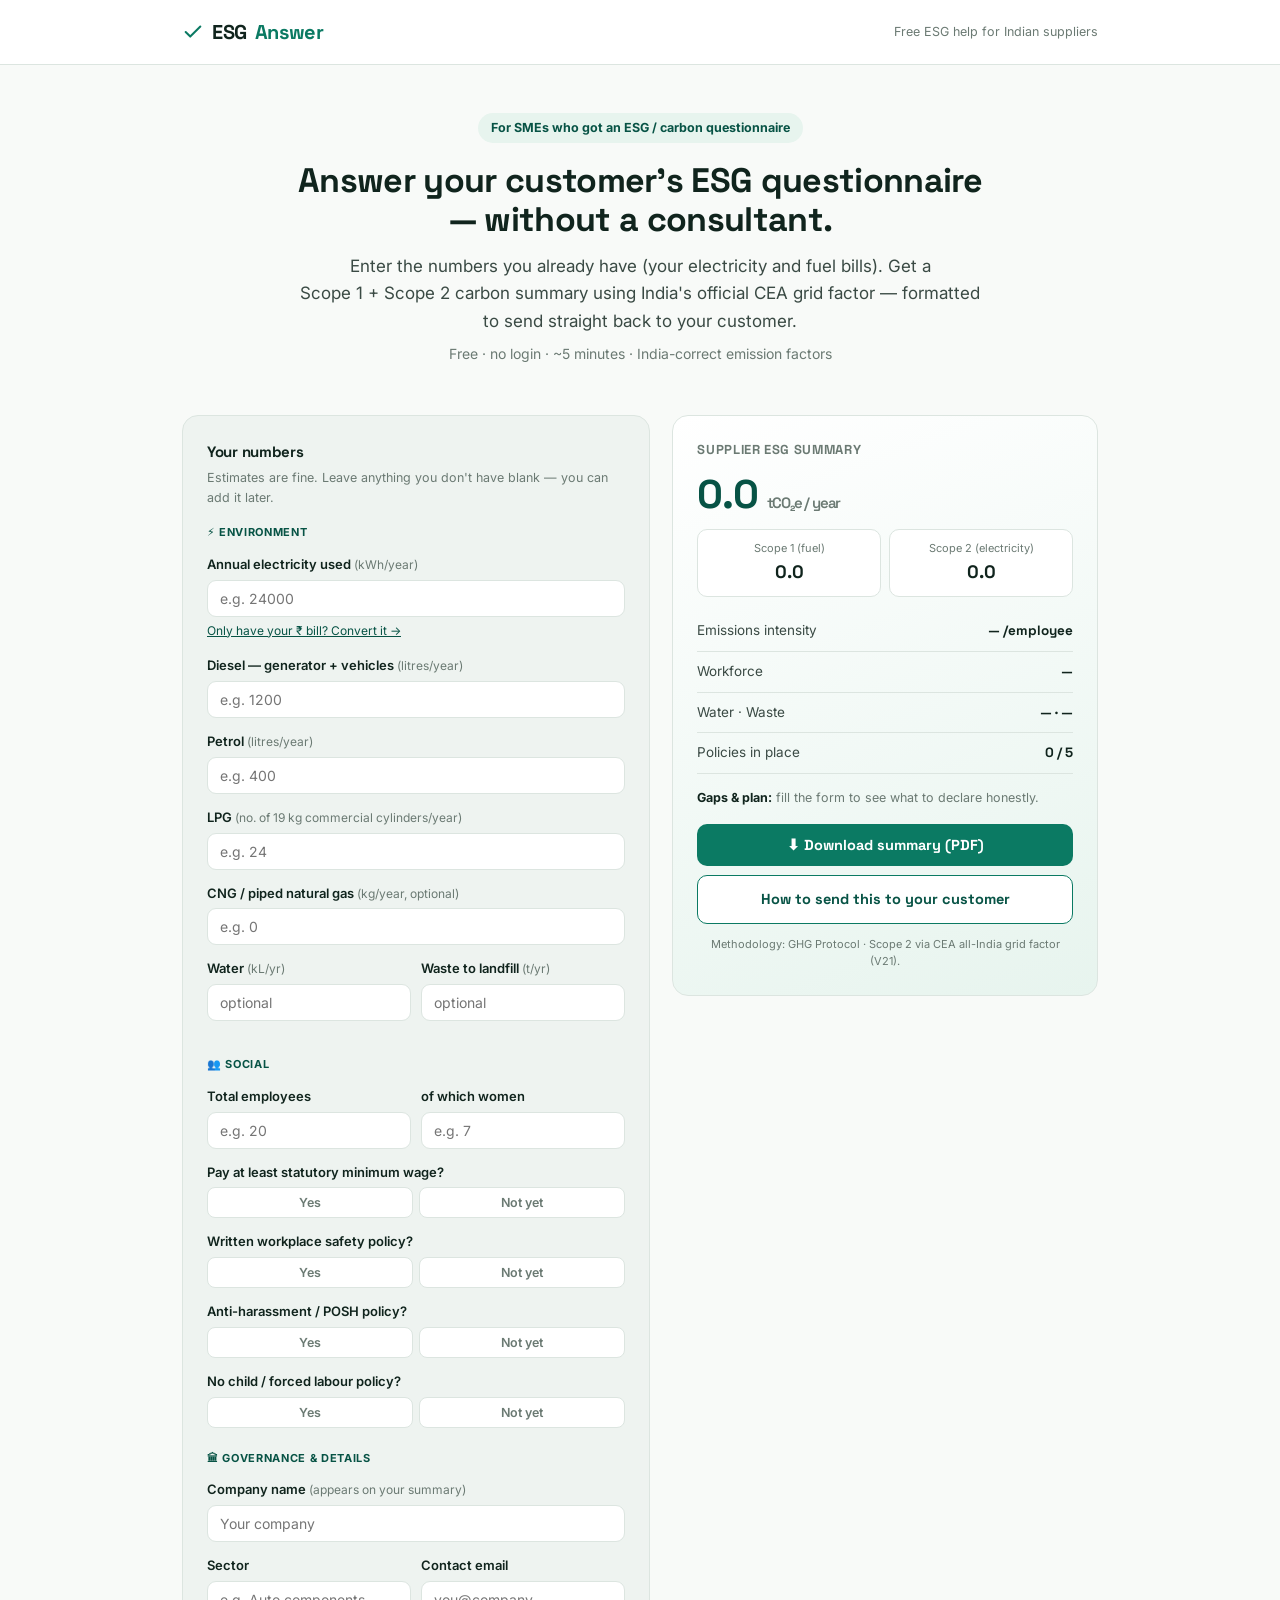
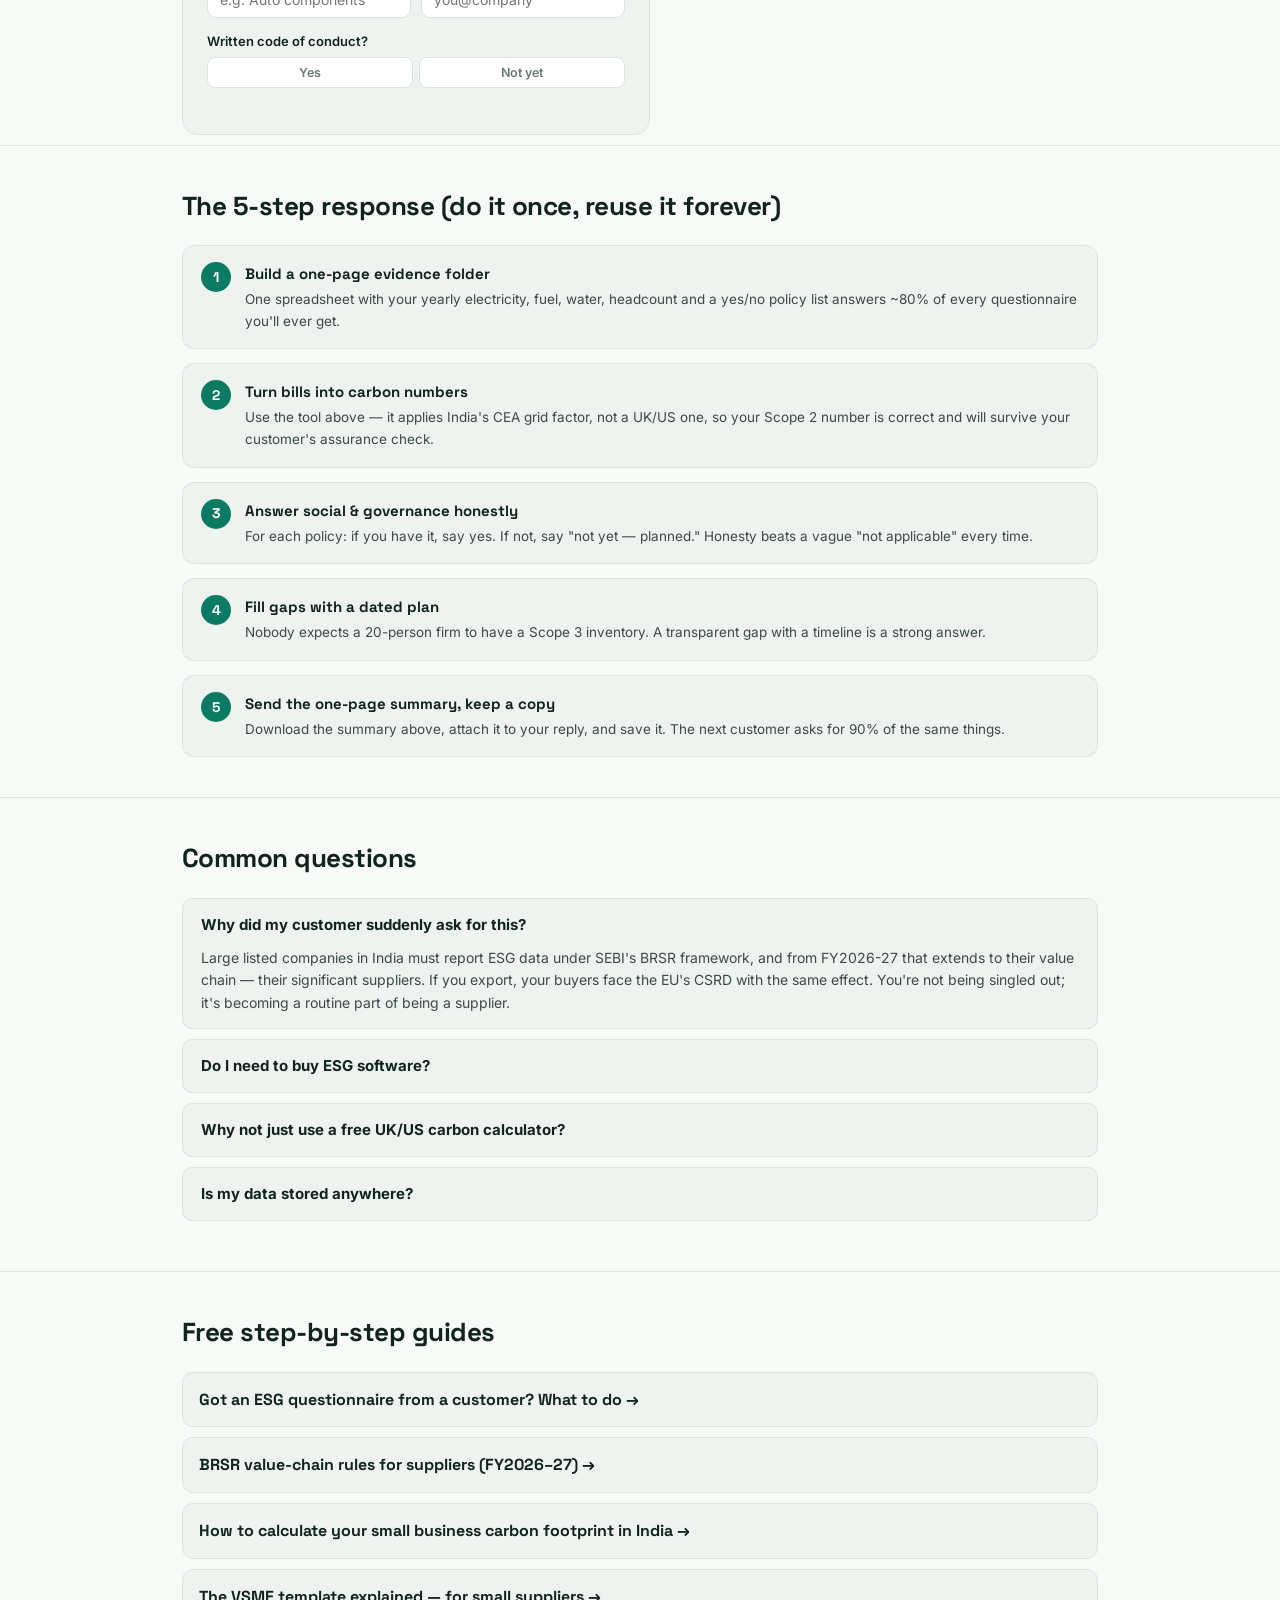
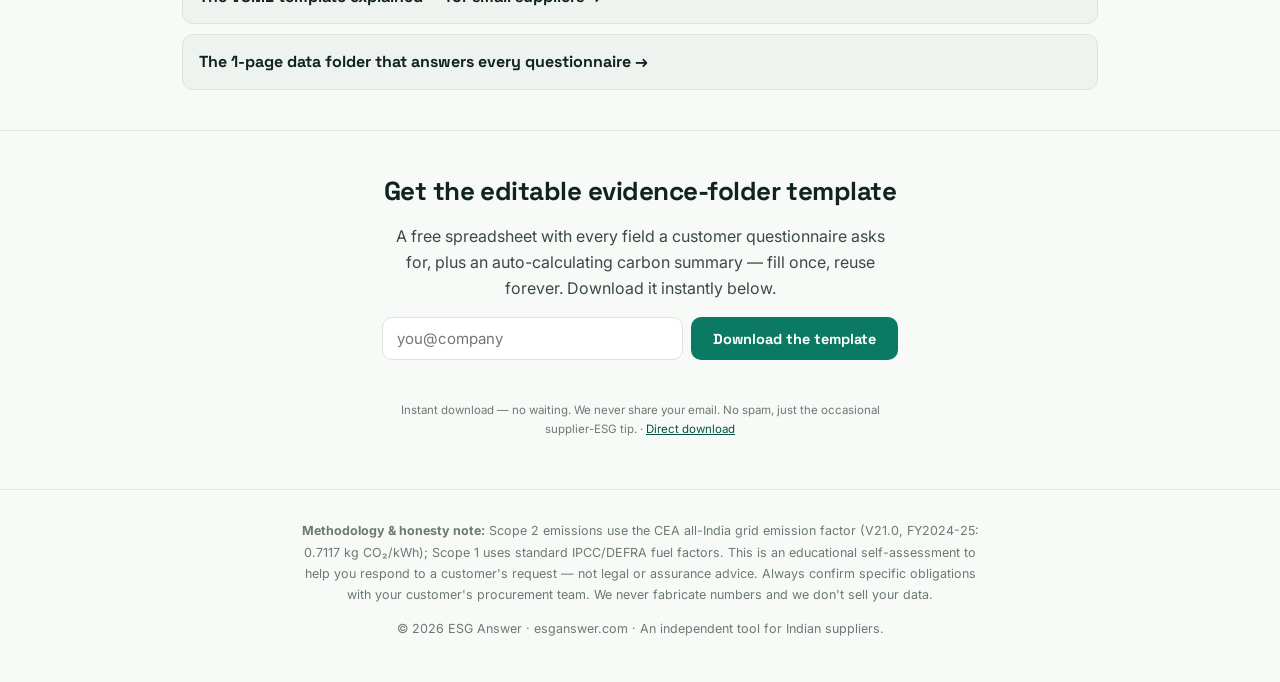
<file: index.html>
<!DOCTYPE html>
<html lang="en">
<head>
<meta charset="UTF-8">
<meta name="viewport" content="width=device-width, initial-scale=1.0">
<title>Supplier ESG Self-Check — Free Carbon &amp; ESG Tool for Indian Suppliers | ESG Answer</title>
<meta name="description" content="Got an ESG questionnaire from a customer? Free tool for Indian SMEs: turn your electricity &amp; fuel bills into a Scope 1 + Scope 2 carbon summary using India's CEA grid factor — ready to send back. No login.">
<meta name="robots" content="index,follow">
<link rel="canonical" href="https://esganswer.com/">
<meta property="og:type" content="website">
<meta property="og:title" content="Supplier ESG Self-Check — free tool for Indian suppliers">
<meta property="og:description" content="Turn your bills into a customer-ready ESG/carbon summary in 5 minutes. India-correct factors.">
<meta property="og:url" content="https://esganswer.com/">
<link rel="preconnect" href="https://fonts.googleapis.com">
<link rel="preconnect" href="https://fonts.gstatic.com" crossorigin>
<link href="https://fonts.googleapis.com/css2?family=Inter:wght@400;500;600;700&family=Space+Grotesk:wght@500;600;700&display=swap" rel="stylesheet">
<link rel="icon" href="/favicon.svg" type="image/svg+xml">
<link rel="icon" href="/favicon-32.png" sizes="32x32" type="image/png">
<link rel="apple-touch-icon" href="/apple-touch-icon.png">
<meta name="theme-color" content="#0b7a63">
<meta property="og:image" content="https://esganswer.com/og-image.png">
<meta property="og:image:width" content="1200">
<meta property="og:image:height" content="630">
<meta name="twitter:card" content="summary_large_image">

<style>
:root{
  --green:#0b7a63; --green-d:#075345; --ink:#10241d; --body:#3a4a44; --muted:#6b7a73;
  --bg:#f8faf8; --card:#eef3f0; --border:#dce5e0; --green-light:#e7f4ee;
}
*{box-sizing:border-box}
body{margin:0;font-family:'Inter',system-ui,sans-serif;color:var(--body);background:var(--bg);line-height:1.6;-webkit-font-smoothing:antialiased}
h1,h2,h3,.brand{font-family:'Space Grotesk',sans-serif;color:var(--ink);letter-spacing:-0.02em}
a{color:var(--green-d)}
.wrap{max-width:960px;margin:0 auto;padding:0 22px}

/* header */
header.site{border-bottom:1px solid var(--border);padding:16px 0;position:sticky;top:0;background:rgba(255,255,255,.92);backdrop-filter:blur(8px);z-index:10}
.site .wrap{display:flex;align-items:center;justify-content:space-between}
.brand{font-size:20px;font-weight:700;color:var(--ink);text-decoration:none;display:flex;align-items:center;gap:8px}
.brand svg{color:var(--green)}
.brand span{color:var(--green)}
.tagline{font-size:12.5px;color:var(--muted)}

/* hero */
.hero{padding:48px 0 12px;text-align:center}
.hero h1{font-size:34px;font-weight:700;line-height:1.15;margin:0 0 14px}
.hero p{font-size:17px;color:var(--body);max-width:680px;margin:0 auto 8px}
.hero .sub{font-size:14px;color:var(--muted)}
.pill{display:inline-block;background:var(--green-light);color:var(--green-d);font-size:12.5px;font-weight:700;padding:5px 13px;border-radius:99px;margin-bottom:18px}

/* calculator */
.calc{display:grid;grid-template-columns:1.1fr 1fr;gap:22px;margin:30px 0 10px;align-items:start}
.panel{background:var(--card);border:1px solid var(--border);border-radius:16px;padding:24px}
.panel h3{font-size:15px;font-weight:700;margin:0 0 4px}
.panel .hint{font-size:12.5px;color:var(--muted);margin:0 0 16px}
.fieldset{margin-bottom:22px}
.fieldset > .legend{font-size:11px;font-weight:700;text-transform:uppercase;letter-spacing:.06em;color:var(--green-d);margin-bottom:12px;display:flex;align-items:center;gap:7px}
.ig{margin-bottom:13px}
.ig label{display:block;font-size:13px;font-weight:600;color:var(--ink);margin-bottom:5px}
.ig .note{font-weight:400;color:var(--muted);font-size:12px}
.ig input[type=number],.ig input[type=text],.ig input[type=email],.ig select{width:100%;padding:9px 12px;border:1px solid var(--border);border-radius:9px;font-family:inherit;font-size:14px;background:#fff;color:var(--ink)}
.ig input:focus,.ig select:focus{outline:none;border-color:var(--green)}
.row2{display:grid;grid-template-columns:1fr 1fr;gap:10px}
.yn{display:flex;gap:6px}
.yn button{flex:1;padding:7px;border:1px solid var(--border);background:#fff;border-radius:8px;font-family:inherit;font-size:12.5px;font-weight:600;color:var(--muted);cursor:pointer}
.yn button.on{background:var(--green);border-color:var(--green);color:#fff}
.conv{font-size:12px;color:var(--green-d);cursor:pointer;text-decoration:underline;margin-top:4px;display:inline-block}
.conv-box{display:none;margin-top:8px;padding:11px;background:#fff;border:1px dashed var(--border);border-radius:9px}
.conv-box.open{display:block}

/* summary */
.summary{position:sticky;top:84px;background:linear-gradient(160deg,#ffffff,#e7f4ee);border:1px solid var(--border);border-radius:16px;padding:24px}
.summary h3{font-size:13px;text-transform:uppercase;letter-spacing:.05em;color:var(--muted);margin:0 0 14px;font-weight:700}
.big-num{font-family:'Space Grotesk';font-size:40px;font-weight:700;color:var(--green-d);line-height:1;letter-spacing:-.03em}
.big-num small{font-size:15px;color:var(--muted);font-weight:600}
.sline{display:flex;justify-content:space-between;align-items:baseline;padding:9px 0;border-bottom:1px solid var(--border);font-size:13.5px}
.sline:last-of-type{border-bottom:none}
.sline .v{font-family:'Space Grotesk';font-weight:700;color:var(--ink)}
.scope-split{display:flex;gap:8px;margin:14px 0}
.scope-split>div{flex:1;background:#fff;border:1px solid var(--border);border-radius:10px;padding:10px;text-align:center}
.scope-split .lab{font-size:11px;color:var(--muted)}
.scope-split .v{font-family:'Space Grotesk';font-weight:700;font-size:18px;color:var(--ink)}
.btn{display:block;width:100%;text-align:center;padding:12px;background:var(--green);color:#fff;border:none;border-radius:10px;font-family:'Space Grotesk';font-weight:700;font-size:14.5px;cursor:pointer;margin-top:16px;text-decoration:none}
.btn:hover{background:var(--green-d)}
.btn.secondary{background:#fff;color:var(--green-d);border:1px solid var(--green);margin-top:9px}
.gaps{margin-top:14px;font-size:12.5px;color:var(--muted)}
.gaps b{color:var(--ink)}

/* content sections */
section.block{padding:40px 0;border-top:1px solid var(--border)}
section.block h2{font-size:26px;font-weight:700;margin:0 0 18px}
.steps{display:grid;gap:14px}
.step{display:flex;gap:14px;background:var(--card);border:1px solid var(--border);border-radius:12px;padding:16px 18px}
.step .n{flex:none;width:30px;height:30px;border-radius:50%;background:var(--green);color:#fff;font-family:'Space Grotesk';font-weight:700;display:flex;align-items:center;justify-content:center;font-size:14px}
.step h4{font-family:'Space Grotesk';margin:0 0 3px;font-size:15px;color:var(--ink)}
.step p{margin:0;font-size:13.5px}
.faq details{border:1px solid var(--border);border-radius:10px;padding:14px 18px;margin-bottom:10px;background:var(--card)}
.faq summary{font-weight:700;color:var(--ink);cursor:pointer;font-size:15px;list-style:none}
.faq summary::-webkit-details-marker{display:none}
.faq details p{margin:10px 0 0;font-size:14px}
footer{border-top:1px solid var(--border);padding:30px 0;font-size:12.5px;color:var(--muted);text-align:center}
footer .method{max-width:680px;margin:0 auto 14px;line-height:1.7}

@media(max-width:780px){.calc{grid-template-columns:1fr}.summary{position:static}.hero h1{font-size:26px}}
.print-only{display:none}
@media print{
  header.site,.hero,.panel,section.block,footer,.btn{display:none!important}
  .summary{position:static;border:none;background:#fff;padding:0;max-width:100%}
  body{font-size:12px;background:#fff}
  .summary>h3{display:none}
  .print-only{display:block}
  .print-head{margin:0 0 16px;border-bottom:2px solid var(--green);padding-bottom:12px}
  .ph-brand{font-family:'Space Grotesk';font-weight:700;font-size:15px;color:var(--ink)}
  .ph-brand span{color:var(--green)}
  .ph-title{font-size:11px;text-transform:uppercase;letter-spacing:.09em;color:var(--muted);margin:12px 0 3px}
  .ph-co{font-family:'Space Grotesk';font-weight:700;font-size:22px;color:var(--ink);line-height:1.2}
  .ph-sub{font-size:12px;color:var(--muted);margin-top:2px}
  .ph-sub span:empty{display:none}
  .ph-sub span+span:not(:empty):before{content:" · "}
  .ph-foot{margin-top:18px;font-size:9.5px;line-height:1.5;color:var(--muted);border-top:1px solid var(--border);padding-top:8px}
  .gaps i{font-style:italic}
}
</style>
<script type="application/ld+json">
{"@context":"https://schema.org","@type":"WebApplication","name":"Supplier ESG Self-Check","applicationCategory":"BusinessApplication","operatingSystem":"Web","offers":{"@type":"Offer","price":"0","priceCurrency":"INR"},"description":"Free tool for Indian SME suppliers to convert electricity and fuel use into a Scope 1 + Scope 2 carbon summary using India's CEA grid emission factor, formatted for BRSR value-chain and VSME questionnaires.","url":"https://esganswer.com/"}
</script>
<script type="application/ld+json">
{"@context":"https://schema.org","@type":"FAQPage","mainEntity":[
{"@type":"Question","name":"Why did my customer send me an ESG questionnaire?","acceptedAnswer":{"@type":"Answer","text":"Large listed companies in India must report ESG data under SEBI's BRSR framework, and from FY2026-27 this extends to their value chain — their major suppliers. Exporters face the same from EU CSRD rules. Your customer needs your data to complete their own report."}},
{"@type":"Question","name":"Do I need expensive software to respond?","acceptedAnswer":{"@type":"Answer","text":"No. Enterprise ESG platforms are built for the large company asking you, not for you answering. You need a few numbers from your bills, honest answers about your policies, and a clean one-page summary — which this free tool produces."}},
{"@type":"Question","name":"Why use an India-specific calculator?","acceptedAnswer":{"@type":"Answer","text":"India's electricity grid is roughly three times more carbon-intensive than the UK or US grid. Free Western calculators use their own grid factors and will understate your emissions by around 70 percent, producing a number your customer cannot use. This tool uses India's official CEA grid emission factor."}},
{"@type":"Question","name":"What if I do not have a policy the questionnaire asks for?","acceptedAnswer":{"@type":"Answer","text":"Say so honestly and add that you intend to create one. Procurement teams consistently rate a transparent 'not yet, but planned' above a vague 'not applicable'."}}
]}
</script>
<script type="application/ld+json">
{"@context":"https://schema.org","@type":"HowTo","name":"How to respond to a customer's ESG questionnaire","description":"A five-step method for an Indian SME supplier to answer a customer's ESG, BRSR value-chain or VSME questionnaire — do it once and reuse it.","totalTime":"PT1H","step":[
{"@type":"HowToStep","position":1,"name":"Build a one-page evidence folder","text":"Put your yearly electricity, fuel, water, headcount and a yes/no policy list in one spreadsheet. It answers about 80% of every questionnaire you will receive."},
{"@type":"HowToStep","position":2,"name":"Turn bills into carbon numbers","text":"Apply India's CEA grid emission factor (not a UK or US one) so your Scope 2 figure is correct and survives your customer's assurance check."},
{"@type":"HowToStep","position":3,"name":"Answer social and governance honestly","text":"For each policy, say yes if you have it, or 'not yet — planned' if you do not. Honesty beats a vague 'not applicable'."},
{"@type":"HowToStep","position":4,"name":"Fill gaps with a dated plan","text":"A transparent gap with a timeline is a strong answer; nobody expects a 20-person firm to have a full Scope 3 inventory."},
{"@type":"HowToStep","position":5,"name":"Send the one-page summary and keep a copy","text":"Attach the summary to your reply and save it. The next customer will ask for about 90% of the same information."}
]}
</script>
</head>
<body>

<header class="site">
  <div class="wrap">
    <a href="/" class="brand">
      <svg width="22" height="22" viewBox="0 0 24 24" fill="none" stroke="currentColor" stroke-width="2.2" stroke-linecap="round" stroke-linejoin="round"><path d="M20 6 9 17l-5-5"/></svg>
      ESG<span>Answer</span>
    </a>
    <span class="tagline">Free ESG help for Indian suppliers</span>
  </div>
</header>

<main class="wrap">
  <div class="hero">
    <span class="pill">For SMEs who got an ESG / carbon questionnaire</span>
    <h1>Answer your customer's ESG questionnaire<br>— without a consultant.</h1>
    <p>Enter the numbers you already have (your electricity and fuel bills). Get a Scope&nbsp;1&nbsp;+&nbsp;Scope&nbsp;2 carbon summary using India's official CEA grid factor — formatted to send straight back to your customer.</p>
    <p class="sub">Free · no login · ~5 minutes · India-correct emission factors</p>
  </div>

  <div class="calc">
    <!-- INPUTS -->
    <div class="panel">
      <h3>Your numbers</h3>
      <p class="hint">Estimates are fine. Leave anything you don't have blank — you can add it later.</p>

      <div class="fieldset">
        <div class="legend">⚡ Environment</div>

        <div class="ig">
          <label>Annual electricity used <span class="note">(kWh/year)</span></label>
          <input type="number" id="elec" min="0" placeholder="e.g. 24000" oninput="calc()">
          <span class="conv" onclick="document.getElementById('elecConv').classList.toggle('open')">Only have your ₹ bill? Convert it →</span>
          <div class="conv-box" id="elecConv">
            <div class="row2">
              <div><label style="font-size:12px">Annual ₹ bill</label><input type="number" id="elecRs" min="0" placeholder="₹/year" oninput="convElec()"></div>
              <div><label style="font-size:12px">₹ per unit</label><input type="number" id="tariff" value="8" step="0.5" oninput="convElec()"></div>
            </div>
          </div>
        </div>

        <div class="ig"><label>Diesel — generator + vehicles <span class="note">(litres/year)</span></label><input type="number" id="diesel" min="0" placeholder="e.g. 1200" oninput="calc()"></div>
        <div class="ig"><label>Petrol <span class="note">(litres/year)</span></label><input type="number" id="petrol" min="0" placeholder="e.g. 400" oninput="calc()"></div>
        <div class="ig"><label>LPG <span class="note">(no. of 19&nbsp;kg commercial cylinders/year)</span></label><input type="number" id="lpgCyl" min="0" placeholder="e.g. 24" oninput="calc()"></div>
        <div class="ig"><label>CNG / piped natural gas <span class="note">(kg/year, optional)</span></label><input type="number" id="cng" min="0" placeholder="e.g. 0" oninput="calc()"></div>
        <div class="row2">
          <div class="ig"><label>Water <span class="note">(kL/yr)</span></label><input type="number" id="water" min="0" placeholder="optional" oninput="calc()"></div>
          <div class="ig"><label>Waste to landfill <span class="note">(t/yr)</span></label><input type="number" id="waste" min="0" placeholder="optional" oninput="calc()"></div>
        </div>
      </div>

      <div class="fieldset">
        <div class="legend">👥 Social</div>
        <div class="row2">
          <div class="ig"><label>Total employees</label><input type="number" id="emp" min="0" placeholder="e.g. 20" oninput="calc()"></div>
          <div class="ig"><label>of which women</label><input type="number" id="empW" min="0" placeholder="e.g. 7" oninput="calc()"></div>
        </div>
        <div class="ig"><label>Pay at least statutory minimum wage?</label><div class="yn" data-yn="minwage"><button type="button" data-v="1">Yes</button><button type="button" data-v="0">Not yet</button></div></div>
        <div class="ig"><label>Written workplace safety policy?</label><div class="yn" data-yn="safety"><button type="button" data-v="1">Yes</button><button type="button" data-v="0">Not yet</button></div></div>
        <div class="ig"><label>Anti-harassment / POSH policy?</label><div class="yn" data-yn="posh"><button type="button" data-v="1">Yes</button><button type="button" data-v="0">Not yet</button></div></div>
        <div class="ig"><label>No child / forced labour policy?</label><div class="yn" data-yn="child"><button type="button" data-v="1">Yes</button><button type="button" data-v="0">Not yet</button></div></div>
      </div>

      <div class="fieldset">
        <div class="legend">🏛 Governance &amp; details</div>
        <div class="ig"><label>Company name <span class="note">(appears on your summary)</span></label><input type="text" id="company" placeholder="Your company" oninput="calc()"></div>
        <div class="row2">
          <div class="ig"><label>Sector</label><input type="text" id="sector" placeholder="e.g. Auto components" oninput="calc()"></div>
          <div class="ig"><label>Contact email</label><input type="email" id="contact" placeholder="you@company" oninput="calc()"></div>
        </div>
        <div class="ig"><label>Written code of conduct?</label><div class="yn" data-yn="coc"><button type="button" data-v="1">Yes</button><button type="button" data-v="0">Not yet</button></div></div>
      </div>
    </div>

    <!-- SUMMARY -->
    <div class="summary" id="summaryCard">
      <div class="print-only print-head">
        <div class="ph-brand">ESG<span>Answer</span></div>
        <div class="ph-title">Supplier ESG Summary</div>
        <div class="ph-co" id="phCompany">Your company</div>
        <div class="ph-sub"><span id="phSector"></span><span id="phDate"></span></div>
      </div>
      <h3>Supplier ESG Summary</h3>
      <div class="big-num"><span id="totalT">0.0</span> <small>tCO₂e / year</small></div>
      <div class="scope-split">
        <div><div class="lab">Scope 1 (fuel)</div><div class="v" id="s1">0.0</div></div>
        <div><div class="lab">Scope 2 (electricity)</div><div class="v" id="s2">0.0</div></div>
      </div>
      <div class="sline"><span>Emissions intensity</span><span class="v"><span id="intensity">—</span> /employee</span></div>
      <div class="sline"><span>Workforce</span><span class="v" id="wf">—</span></div>
      <div class="sline"><span>Water · Waste</span><span class="v" id="ww">—</span></div>
      <div class="sline"><span>Policies in place</span><span class="v" id="polcount">0 / 5</span></div>
      <div class="gaps" id="gapsBox"><b>Gaps &amp; plan:</b> fill the form to see what to declare honestly.</div>
      <button class="btn" onclick="downloadSummary()">⬇ Download summary (PDF)</button>
      <a class="btn secondary" href="#how">How to send this to your customer</a>
      <p style="font-size:11px;color:var(--muted);margin:12px 0 0;text-align:center">Methodology: GHG Protocol · Scope 2 via CEA all-India grid factor (V21).</p>
      <p class="print-only ph-foot">Generated free at esganswer.com · Figures are supplier self-assessed on the GHG Protocol basis using India's official CEA grid emission factor (V21.0, 0.7117 kg CO₂/kWh). Not assurance or legal advice.</p>
    </div>
  </div>
</main>

<section class="block" id="how">
  <div class="wrap">
    <h2>The 5-step response (do it once, reuse it forever)</h2>
    <div class="steps">
      <div class="step"><div class="n">1</div><div><h4>Build a one-page evidence folder</h4><p>One spreadsheet with your yearly electricity, fuel, water, headcount and a yes/no policy list answers ~80% of every questionnaire you'll ever get.</p></div></div>
      <div class="step"><div class="n">2</div><div><h4>Turn bills into carbon numbers</h4><p>Use the tool above — it applies India's CEA grid factor, not a UK/US one, so your Scope 2 number is correct and will survive your customer's assurance check.</p></div></div>
      <div class="step"><div class="n">3</div><div><h4>Answer social &amp; governance honestly</h4><p>For each policy: if you have it, say yes. If not, say "not yet — planned." Honesty beats a vague "not applicable" every time.</p></div></div>
      <div class="step"><div class="n">4</div><div><h4>Fill gaps with a dated plan</h4><p>Nobody expects a 20-person firm to have a Scope 3 inventory. A transparent gap with a timeline is a strong answer.</p></div></div>
      <div class="step"><div class="n">5</div><div><h4>Send the one-page summary, keep a copy</h4><p>Download the summary above, attach it to your reply, and save it. The next customer asks for 90% of the same things.</p></div></div>
    </div>
  </div>
</section>

<section class="block">
  <div class="wrap faq">
    <h2>Common questions</h2>
    <details open><summary>Why did my customer suddenly ask for this?</summary><p>Large listed companies in India must report ESG data under SEBI's BRSR framework, and from FY2026-27 that extends to their value chain — their significant suppliers. If you export, your buyers face the EU's CSRD with the same effect. You're not being singled out; it's becoming a routine part of being a supplier.</p></details>
    <details><summary>Do I need to buy ESG software?</summary><p>No. The expensive platforms are built for the large company doing the asking. To <em>answer</em>, you need your real numbers, honest policy answers, and a clean summary — exactly what this free tool gives you.</p></details>
    <details><summary>Why not just use a free UK/US carbon calculator?</summary><p>India's grid is ~3× more carbon-intensive (0.7117 kg CO₂/kWh per CEA V21, vs ~0.2). A Western tool understates your footprint by ~70% and gives your customer a number they can't use. This tool uses India's official CEA grid emission factor.</p></details>
    <details><summary>Is my data stored anywhere?</summary><p>No. Everything is calculated in your browser. Nothing you type here is sent to a server or saved.</p></details>
  </div>
</section>

<section class="block">
  <div class="wrap">
    <h2>Free step-by-step guides</h2>
    <div style="display:grid;gap:10px;margin-top:6px">
      <a href="/got-an-esg-questionnaire/" style="padding:14px 16px;background:var(--card);border:1px solid var(--border);border-radius:11px;text-decoration:none;color:var(--ink);font-family:'Space Grotesk';font-weight:700">Got an ESG questionnaire from a customer? What to do →</a>
      <a href="/brsr-value-chain-suppliers/" style="padding:14px 16px;background:var(--card);border:1px solid var(--border);border-radius:11px;text-decoration:none;color:var(--ink);font-family:'Space Grotesk';font-weight:700">BRSR value-chain rules for suppliers (FY2026–27) →</a>
      <a href="/calculate-carbon-footprint-small-business-india/" style="padding:14px 16px;background:var(--card);border:1px solid var(--border);border-radius:11px;text-decoration:none;color:var(--ink);font-family:'Space Grotesk';font-weight:700">How to calculate your small business carbon footprint in India →</a>
      <a href="/vsme-template-explained/" style="padding:14px 16px;background:var(--card);border:1px solid var(--border);border-radius:11px;text-decoration:none;color:var(--ink);font-family:'Space Grotesk';font-weight:700">The VSME template explained — for small suppliers →</a>
      <a href="/esg-evidence-folder-msme/" style="padding:14px 16px;background:var(--card);border:1px solid var(--border);border-radius:11px;text-decoration:none;color:var(--ink);font-family:'Space Grotesk';font-weight:700">The 1-page data folder that answers every questionnaire →</a>
    </div>
  </div>
</section>

<section class="block" style="text-align:center">
  <div class="wrap" style="max-width:560px">
    <h2>Get the editable evidence-folder template</h2>
    <p style="margin-top:-6px">A free spreadsheet with every field a customer questionnaire asks for, plus an auto-calculating carbon summary — fill once, reuse forever. Download it instantly below.</p>
    <form id="leadForm" onsubmit="return submitLead(event)" style="display:flex;gap:8px;justify-content:center;flex-wrap:wrap;margin-top:14px">
      <input type="email" id="leadEmail" required placeholder="you@company" style="flex:1;min-width:220px;padding:11px 14px;border:1px solid var(--border);border-radius:10px;font-family:inherit;font-size:15px">
      <button class="btn" type="submit" style="width:auto;margin:0;padding:11px 22px">Download the template</button>
    </form>
    <p id="leadMsg" style="font-size:13px;color:var(--green-d);min-height:18px;margin-top:10px"></p>
    <p style="font-size:11.5px;color:var(--muted)">Instant download — no waiting. We never share your email. No spam, just the occasional supplier-ESG tip. · <a href="/esg-evidence-folder-template.xlsx" download>Direct download</a></p>
  </div>
</section>

<footer>
  <p class="method">
    <b>Methodology &amp; honesty note:</b> Scope&nbsp;2 emissions use the CEA all-India grid emission factor (V21.0, FY2024-25: 0.7117 kg&nbsp;CO₂/kWh); Scope&nbsp;1 uses standard IPCC/DEFRA fuel factors. This is an educational self-assessment to help you respond to a customer's request — not legal or assurance advice. Always confirm specific obligations with your customer's procurement team. We never fabricate numbers and we don't sell your data.
  </p>
  <p>© 2026 ESG Answer · esganswer.com · An independent tool for Indian suppliers.</p>
</footer>

<script>
// ===== Emission factors (kg CO2e per unit) =====
// elec: CEA CO2 Baseline Database V21.0 (FY2024-25), all-India weighted-average grid EF
//       = 0.7117 tCO2/MWh = 0.7117 kg CO2/kWh. Source: cea.nic.in (published Nov 2025).
//       Update annually when CEA publishes the next version.
var EF = { elec:0.7117, diesel:2.68, petrol:2.31, lpg:2.98, cng:2.69 };
var LPG_KG_PER_CYL = 19;

var YN = { minwage:null, safety:null, posh:null, child:null, coc:null };

// wire yes/no buttons
document.querySelectorAll('.yn').forEach(function(grp){
  var key = grp.getAttribute('data-yn');
  grp.querySelectorAll('button').forEach(function(b){
    b.addEventListener('click', function(){
      grp.querySelectorAll('button').forEach(function(x){x.classList.remove('on')});
      b.classList.add('on');
      YN[key] = b.getAttribute('data-v') === '1';
      calc();
    });
  });
});

function num(id){ var v = parseFloat(document.getElementById(id).value); return isNaN(v)||v<0 ? 0 : v; }
function fmt(n){ return n.toLocaleString('en-IN',{maximumFractionDigits:1,minimumFractionDigits:1}); }

function convElec(){
  var rs = num('elecRs'), tariff = parseFloat(document.getElementById('tariff').value)||8;
  if(rs>0){ document.getElementById('elec').value = Math.round(rs/tariff); }
  calc();
}

function calc(){
  var elec = num('elec');
  var diesel = num('diesel'), petrol = num('petrol');
  var lpg = num('lpgCyl')*LPG_KG_PER_CYL, cng = num('cng');
  var emp = num('emp'), empW = num('empW');
  var water = num('water'), waste = num('waste');

  var s2 = elec*EF.elec/1000;                       // tonnes
  var s1 = (diesel*EF.diesel + petrol*EF.petrol + lpg*EF.lpg + cng*EF.cng)/1000;
  var total = s1+s2;

  document.getElementById('s1').textContent = fmt(s1);
  document.getElementById('s2').textContent = fmt(s2);
  document.getElementById('totalT').textContent = fmt(total);
  document.getElementById('intensity').textContent = emp>0 ? fmt(total/emp) : '—';
  document.getElementById('wf').textContent = emp>0 ? (emp + (empW>0? ' ('+Math.round(empW/emp*100)+'% women)':'')) : '—';
  document.getElementById('ww').textContent = (water>0?water+' kL':'—') + ' · ' + (waste>0?waste+' t':'—');

  // print-report header
  var co = (document.getElementById('company').value||'').trim();
  document.getElementById('phCompany').textContent = co || 'Your company';
  document.getElementById('phSector').textContent = (document.getElementById('sector').value||'').trim();

  // policies
  var polKeys=['minwage','safety','posh','child','coc'];
  var yes = polKeys.filter(function(k){return YN[k]===true;}).length;
  document.getElementById('polcount').textContent = yes+' / 5';

  // gaps & plan — auto from "Not yet" answers
  var labels={minwage:'Confirm minimum-wage compliance',safety:'Workplace safety policy',posh:'Anti-harassment (POSH) policy',child:'No child/forced labour policy',coc:'Code of conduct'};
  var gaps = polKeys.filter(function(k){return YN[k]===false;}).map(function(k){return labels[k];});
  if(total>0 && emp>0) gaps.push('Scope 3 (supply-chain) emissions not yet measured');
  var g = document.getElementById('gapsBox');
  if(gaps.length){ g.innerHTML='<b>Gaps &amp; plan (declare honestly):</b> '+gaps.map(function(x){return x+' — <i>planned</i>';}).join('; ')+'.'; }
  else { g.innerHTML='<b>Gaps &amp; plan:</b> fill the form to see what to declare honestly.'; }
}
calc();

// ===== Branded one-page summary (PDF via print) =====
function downloadSummary(){
  try{
    document.getElementById('phDate').textContent =
      new Date().toLocaleDateString('en-IN',{year:'numeric',month:'short',day:'numeric'});
  }catch(_){}
  calc();
  window.print();
}

// ===== Template delivery + email capture =====
// The template downloads instantly on submit (below). To ALSO collect emails as leads,
// create a free form at formspree.io and paste its endpoint here (e.g. https://formspree.io/f/abcdwxyz).
// Leave blank and the download still works — emails are just kept in this browser's localStorage.
var FORM_ENDPOINT = "https://formspree.io/f/xeebzkdw";
var TEMPLATE_URL = "/esg-evidence-folder-template.xlsx";
function submitLead(e){
  e.preventDefault();
  var em = document.getElementById('leadEmail').value;
  // capture the lead (non-blocking)
  if(FORM_ENDPOINT){
    fetch(FORM_ENDPOINT,{method:'POST',headers:{'Accept':'application/json'},body:new URLSearchParams({email:em,source:'esganswer-evidence-folder'})}).catch(function(){});
  } else {
    try{ localStorage.setItem('esg_lead', em); }catch(_){}
  }
  // deliver the template immediately
  var a = document.createElement('a');
  a.href = TEMPLATE_URL; a.download = 'esg-evidence-folder-template.xlsx';
  document.body.appendChild(a); a.click(); a.remove();
  document.getElementById('leadMsg').textContent = "Done — your template is downloading. Didn't start? Use the direct-download link below.";
  document.getElementById('leadForm').reset();
  return false;
}
</script>
</body>
</html>
</file>
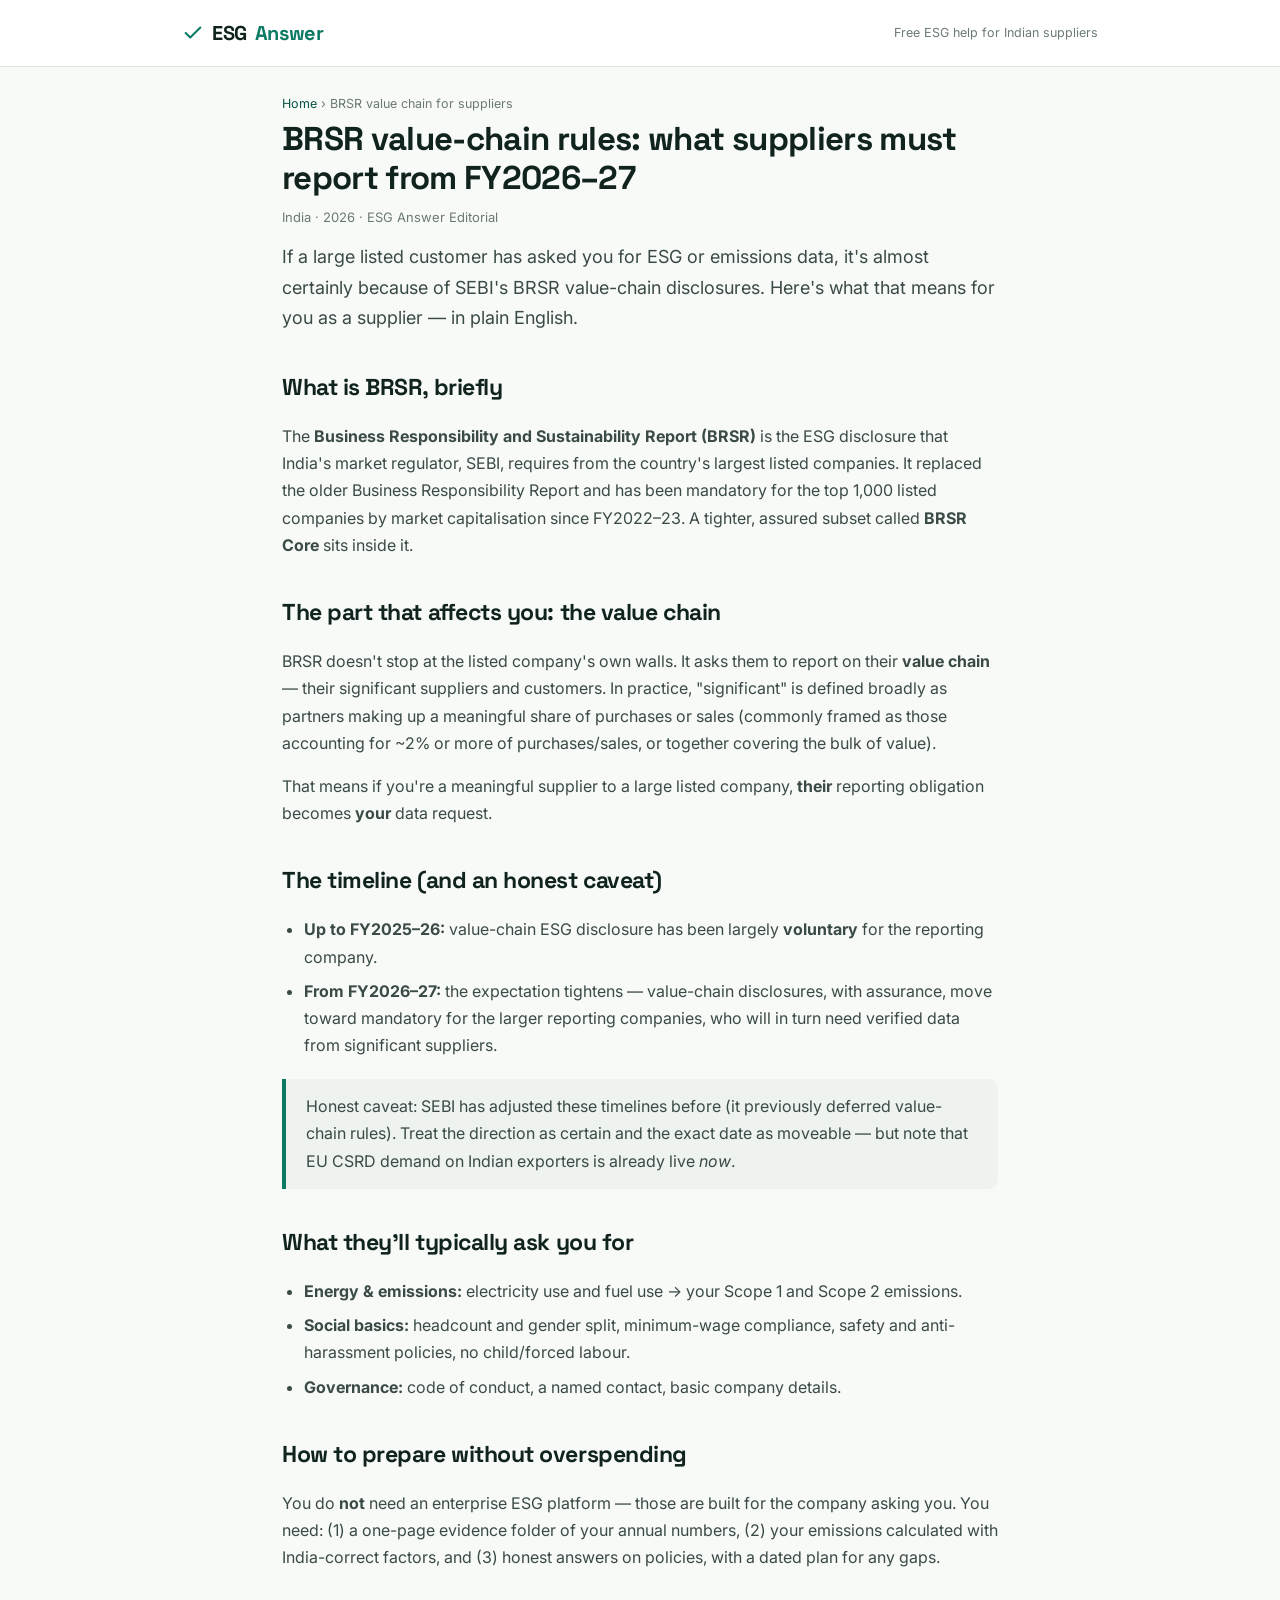
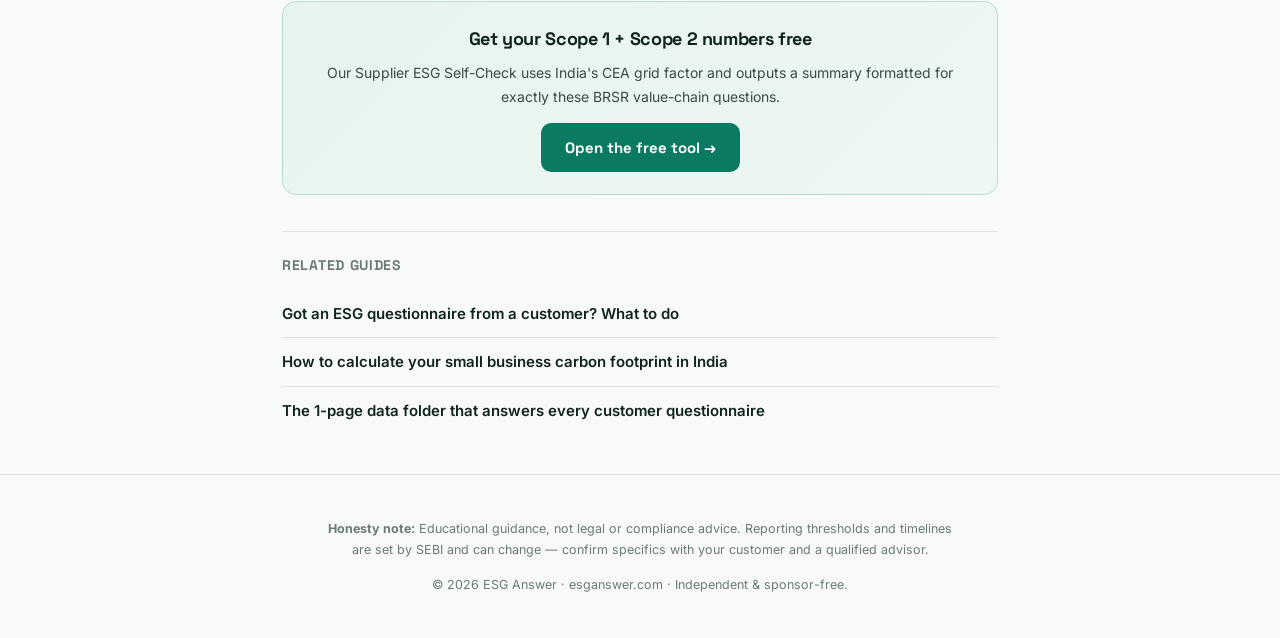
<file: brsr-value-chain-suppliers/index.html>
<!DOCTYPE html>
<html lang="en">
<head>
<meta charset="UTF-8"><meta name="viewport" content="width=device-width, initial-scale=1.0">
<title>BRSR Value-Chain Rules: What Suppliers Must Report From FY2026–27 | ESG Answer</title>
<meta name="description" content="Plain-English guide to SEBI's BRSR value-chain disclosures for Indian suppliers: who's covered, what data large customers will ask for, the FY2026–27 timeline, and how to prepare.">
<link rel="canonical" href="https://esganswer.com/brsr-value-chain-suppliers/">
<meta property="og:type" content="article">
<meta property="og:title" content="BRSR Value-Chain Rules for Suppliers (FY2026–27)">
<meta property="og:url" content="https://esganswer.com/brsr-value-chain-suppliers/">
<link rel="preconnect" href="https://fonts.googleapis.com"><link rel="preconnect" href="https://fonts.gstatic.com" crossorigin>
<link href="https://fonts.googleapis.com/css2?family=Inter:wght@400;500;600;700&family=Space+Grotesk:wght@500;600;700&display=swap" rel="stylesheet">
<link rel="icon" href="/favicon.svg" type="image/svg+xml">
<link rel="icon" href="/favicon-32.png" sizes="32x32" type="image/png">
<link rel="apple-touch-icon" href="/apple-touch-icon.png">
<meta name="theme-color" content="#0b7a63">
<meta property="og:image" content="https://esganswer.com/og-image.png">
<meta property="og:image:width" content="1200">
<meta property="og:image:height" content="630">
<meta name="twitter:card" content="summary_large_image">

<link rel="stylesheet" href="/style.css">
<script type="application/ld+json">
{"@context":"https://schema.org","@type":"BreadcrumbList","itemListElement":[{"@type":"ListItem","position":1,"name":"Home","item":"https://esganswer.com/"},{"@type":"ListItem","position":2,"name":"BRSR value chain for suppliers","item":"https://esganswer.com/brsr-value-chain-suppliers/"}]}
</script>
<script type="application/ld+json">
{"@context":"https://schema.org","@type":"Article","headline":"BRSR Value-Chain Rules: What Suppliers Must Report From FY2026–27","author":{"@type":"Organization","name":"ESG Answer"},"publisher":{"@type":"Organization","name":"ESG Answer"},"mainEntityOfPage":"https://esganswer.com/brsr-value-chain-suppliers/","datePublished":"2026-06-20"}
</script>
</head>
<body>
<header class="site"><div class="wrap"><a href="/" class="brand"><svg width="22" height="22" viewBox="0 0 24 24" fill="none" stroke="currentColor" stroke-width="2.2" stroke-linecap="round" stroke-linejoin="round"><path d="M20 6 9 17l-5-5"/></svg>ESG<span>Answer</span></a><span class="tagline">Free ESG help for Indian suppliers</span></div></header>

<main class="wrap">
<article>
  <div class="bc"><a href="/">Home</a> &rsaquo; BRSR value chain for suppliers</div>
  <h1>BRSR value-chain rules: what suppliers must report from FY2026–27</h1>
  <div class="meta">India · 2026 · ESG Answer Editorial</div>

  <p class="lede">If a large listed customer has asked you for ESG or emissions data, it's almost certainly because of SEBI's BRSR value-chain disclosures. Here's what that means for you as a supplier — in plain English.</p>

  <h2>What is BRSR, briefly</h2>
  <p>The <b>Business Responsibility and Sustainability Report (BRSR)</b> is the ESG disclosure that India's market regulator, SEBI, requires from the country's largest listed companies. It replaced the older Business Responsibility Report and has been mandatory for the top 1,000 listed companies by market capitalisation since FY2022–23. A tighter, assured subset called <b>BRSR Core</b> sits inside it.</p>

  <h2>The part that affects you: the value chain</h2>
  <p>BRSR doesn't stop at the listed company's own walls. It asks them to report on their <b>value chain</b> — their significant suppliers and customers. In practice, "significant" is defined broadly as partners making up a meaningful share of purchases or sales (commonly framed as those accounting for ~2% or more of purchases/sales, or together covering the bulk of value).</p>
  <p>That means if you're a meaningful supplier to a large listed company, <b>their</b> reporting obligation becomes <b>your</b> data request.</p>

  <h2>The timeline (and an honest caveat)</h2>
  <ul>
    <li><b>Up to FY2025–26:</b> value-chain ESG disclosure has been largely <b>voluntary</b> for the reporting company.</li>
    <li><b>From FY2026–27:</b> the expectation tightens — value-chain disclosures, with assurance, move toward mandatory for the larger reporting companies, who will in turn need verified data from significant suppliers.</li>
  </ul>
  <blockquote>Honest caveat: SEBI has adjusted these timelines before (it previously deferred value-chain rules). Treat the direction as certain and the exact date as moveable — but note that EU CSRD demand on Indian exporters is already live <i>now</i>.</blockquote>

  <h2>What they'll typically ask you for</h2>
  <ul>
    <li><b>Energy &amp; emissions:</b> electricity use and fuel use → your Scope 1 and Scope 2 emissions.</li>
    <li><b>Social basics:</b> headcount and gender split, minimum-wage compliance, safety and anti-harassment policies, no child/forced labour.</li>
    <li><b>Governance:</b> code of conduct, a named contact, basic company details.</li>
  </ul>

  <h2>How to prepare without overspending</h2>
  <p>You do <b>not</b> need an enterprise ESG platform — those are built for the company asking you. You need: (1) a one-page evidence folder of your annual numbers, (2) your emissions calculated with India-correct factors, and (3) honest answers on policies, with a dated plan for any gaps.</p>

  <div class="cta">
    <h3>Get your Scope 1 + Scope 2 numbers free</h3>
    <p>Our Supplier ESG Self-Check uses India's CEA grid factor and outputs a summary formatted for exactly these BRSR value-chain questions.</p>
    <a class="btn" href="/">Open the free tool →</a>
  </div>

  <div class="related">
    <h3>Related guides</h3>
    <a href="/got-an-esg-questionnaire/">Got an ESG questionnaire from a customer? What to do</a>
    <a href="/calculate-carbon-footprint-small-business-india/">How to calculate your small business carbon footprint in India</a>
    <a href="/esg-evidence-folder-msme/">The 1-page data folder that answers every customer questionnaire</a>
  </div>
</article>
</main>

<footer><div class="wrap">
  <p class="method"><b>Honesty note:</b> Educational guidance, not legal or compliance advice. Reporting thresholds and timelines are set by SEBI and can change — confirm specifics with your customer and a qualified advisor.</p>
  <p>© 2026 ESG Answer · esganswer.com · Independent &amp; sponsor-free.</p>
</div></footer>
</body>
</html>
</file>
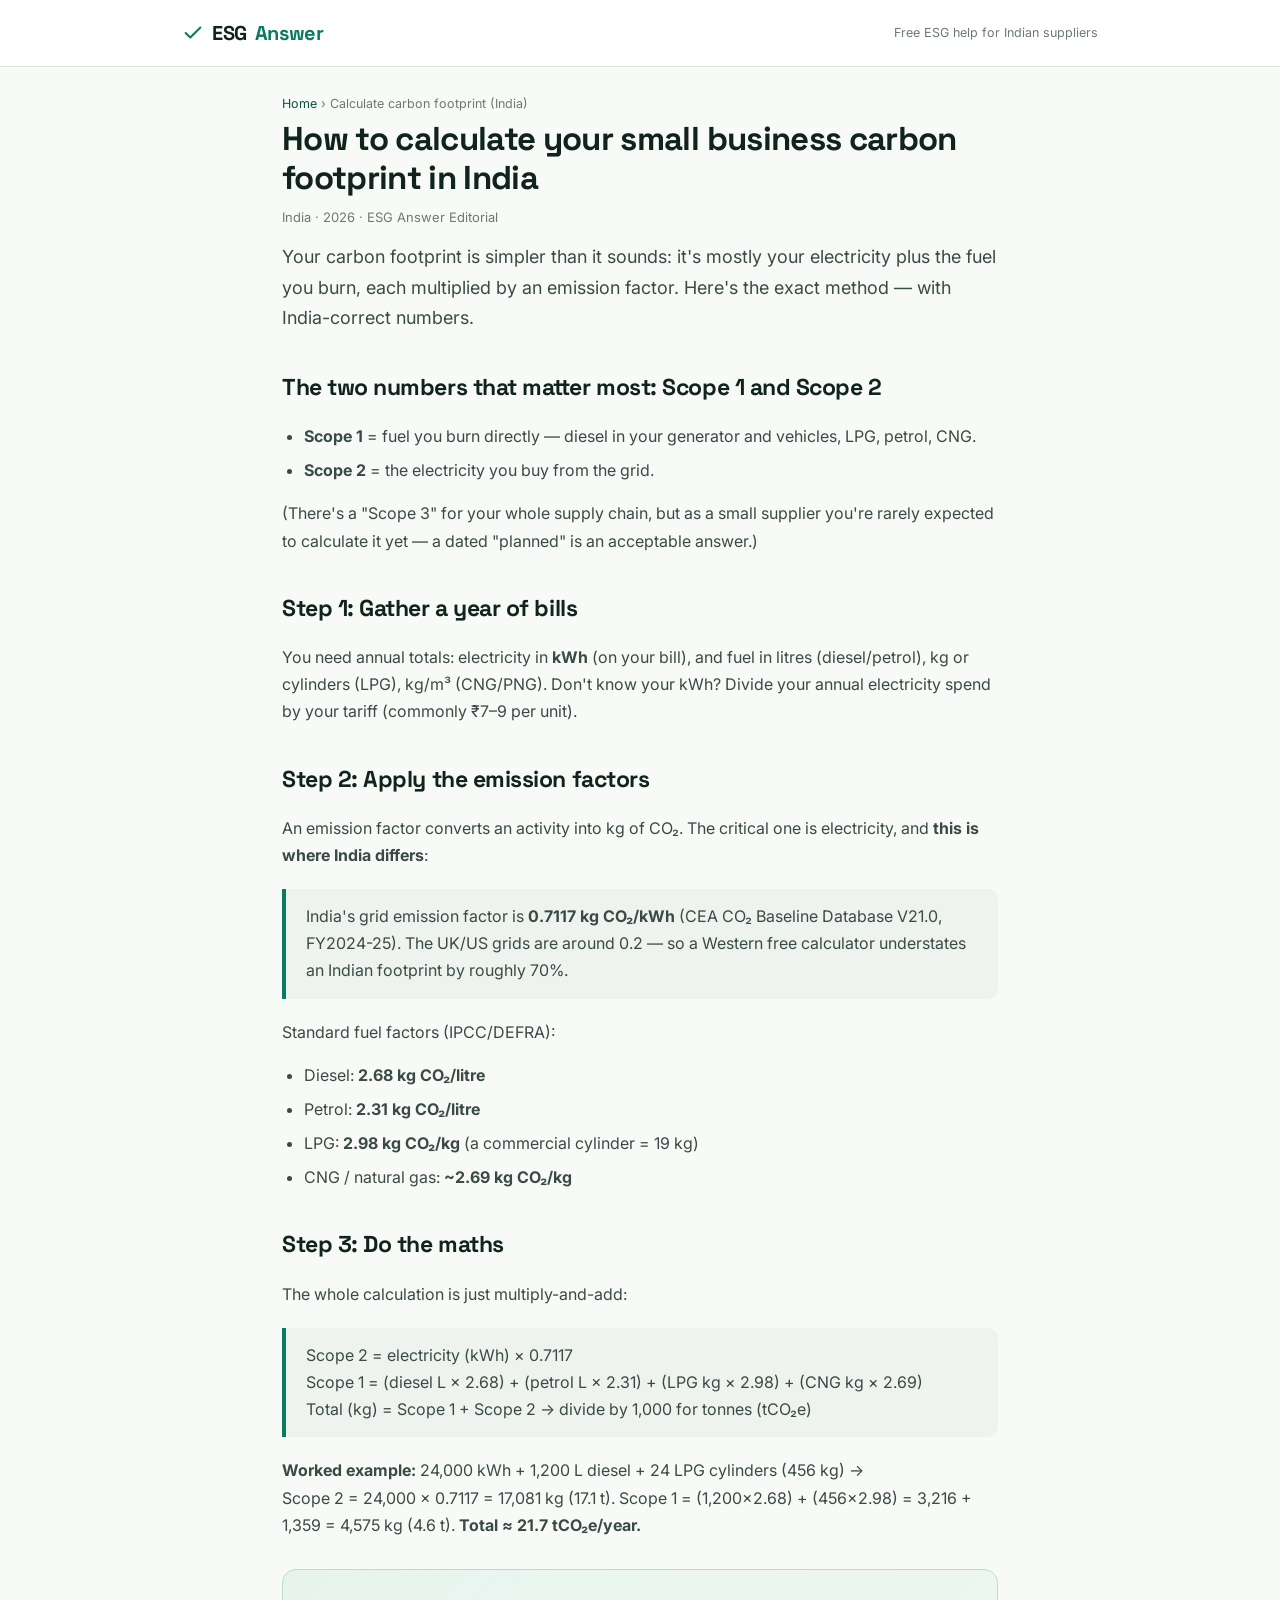
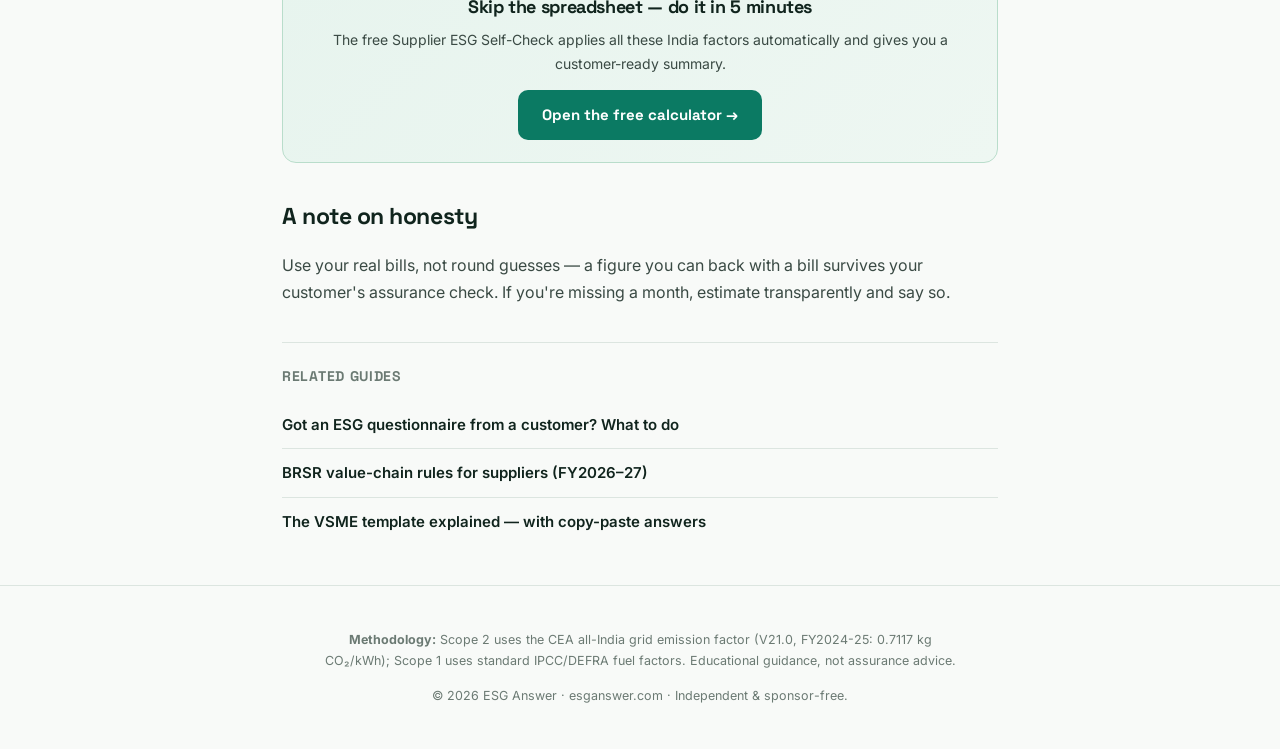
<file: calculate-carbon-footprint-small-business-india/index.html>
<!DOCTYPE html>
<html lang="en">
<head>
<meta charset="UTF-8"><meta name="viewport" content="width=device-width, initial-scale=1.0">
<title>How to Calculate Your Small Business Carbon Footprint in India (Free, Step-by-Step) | ESG Answer</title>
<meta name="description" content="A step-by-step guide for Indian SMEs to calculate Scope 1 and Scope 2 carbon emissions from electricity and fuel bills — using India's CEA grid factor, with the exact formulas and a free tool.">
<link rel="canonical" href="https://esganswer.com/calculate-carbon-footprint-small-business-india/">
<meta property="og:type" content="article">
<meta property="og:title" content="Calculate Your Small Business Carbon Footprint in India">
<meta property="og:url" content="https://esganswer.com/calculate-carbon-footprint-small-business-india/">
<link rel="preconnect" href="https://fonts.googleapis.com"><link rel="preconnect" href="https://fonts.gstatic.com" crossorigin>
<link href="https://fonts.googleapis.com/css2?family=Inter:wght@400;500;600;700&family=Space+Grotesk:wght@500;600;700&display=swap" rel="stylesheet">
<link rel="icon" href="/favicon.svg" type="image/svg+xml">
<link rel="icon" href="/favicon-32.png" sizes="32x32" type="image/png">
<link rel="apple-touch-icon" href="/apple-touch-icon.png">
<meta name="theme-color" content="#0b7a63">
<meta property="og:image" content="https://esganswer.com/og-image.png">
<meta property="og:image:width" content="1200">
<meta property="og:image:height" content="630">
<meta name="twitter:card" content="summary_large_image">

<link rel="stylesheet" href="/style.css">
<script type="application/ld+json">
{"@context":"https://schema.org","@type":"BreadcrumbList","itemListElement":[{"@type":"ListItem","position":1,"name":"Home","item":"https://esganswer.com/"},{"@type":"ListItem","position":2,"name":"Calculate carbon footprint (India)","item":"https://esganswer.com/calculate-carbon-footprint-small-business-india/"}]}
</script>
<script type="application/ld+json">
{"@context":"https://schema.org","@type":"Article","headline":"How to Calculate Your Small Business Carbon Footprint in India","author":{"@type":"Organization","name":"ESG Answer"},"publisher":{"@type":"Organization","name":"ESG Answer"},"mainEntityOfPage":"https://esganswer.com/calculate-carbon-footprint-small-business-india/","datePublished":"2026-06-20"}
</script>
</head>
<body>
<header class="site"><div class="wrap"><a href="/" class="brand"><svg width="22" height="22" viewBox="0 0 24 24" fill="none" stroke="currentColor" stroke-width="2.2" stroke-linecap="round" stroke-linejoin="round"><path d="M20 6 9 17l-5-5"/></svg>ESG<span>Answer</span></a><span class="tagline">Free ESG help for Indian suppliers</span></div></header>

<main class="wrap">
<article>
  <div class="bc"><a href="/">Home</a> &rsaquo; Calculate carbon footprint (India)</div>
  <h1>How to calculate your small business carbon footprint in India</h1>
  <div class="meta">India · 2026 · ESG Answer Editorial</div>

  <p class="lede">Your carbon footprint is simpler than it sounds: it's mostly your electricity plus the fuel you burn, each multiplied by an emission factor. Here's the exact method — with India-correct numbers.</p>

  <h2>The two numbers that matter most: Scope 1 and Scope 2</h2>
  <ul>
    <li><b>Scope 1</b> = fuel you burn directly — diesel in your generator and vehicles, LPG, petrol, CNG.</li>
    <li><b>Scope 2</b> = the electricity you buy from the grid.</li>
  </ul>
  <p>(There's a "Scope 3" for your whole supply chain, but as a small supplier you're rarely expected to calculate it yet — a dated "planned" is an acceptable answer.)</p>

  <h2>Step 1: Gather a year of bills</h2>
  <p>You need annual totals: electricity in <b>kWh</b> (on your bill), and fuel in litres (diesel/petrol), kg or cylinders (LPG), kg/m³ (CNG/PNG). Don't know your kWh? Divide your annual electricity spend by your tariff (commonly ₹7–9 per unit).</p>

  <h2>Step 2: Apply the emission factors</h2>
  <p>An emission factor converts an activity into kg of CO₂. The critical one is electricity, and <b>this is where India differs</b>:</p>
  <blockquote>India's grid emission factor is <b>0.7117 kg CO₂/kWh</b> (CEA CO₂ Baseline Database V21.0, FY2024-25). The UK/US grids are around 0.2 — so a Western free calculator understates an Indian footprint by roughly 70%.</blockquote>
  <p>Standard fuel factors (IPCC/DEFRA):</p>
  <ul>
    <li>Diesel: <b>2.68 kg CO₂/litre</b></li>
    <li>Petrol: <b>2.31 kg CO₂/litre</b></li>
    <li>LPG: <b>2.98 kg CO₂/kg</b> (a commercial cylinder = 19 kg)</li>
    <li>CNG / natural gas: <b>~2.69 kg CO₂/kg</b></li>
  </ul>

  <h2>Step 3: Do the maths</h2>
  <p>The whole calculation is just multiply-and-add:</p>
  <blockquote>
    Scope 2 = electricity (kWh) × 0.7117<br>
    Scope 1 = (diesel L × 2.68) + (petrol L × 2.31) + (LPG kg × 2.98) + (CNG kg × 2.69)<br>
    Total (kg) = Scope 1 + Scope 2 → divide by 1,000 for tonnes (tCO₂e)
  </blockquote>
  <p><b>Worked example:</b> 24,000 kWh + 1,200 L diesel + 24 LPG cylinders (456 kg) →<br>
  Scope 2 = 24,000 × 0.7117 = 17,081 kg (17.1 t). Scope 1 = (1,200×2.68) + (456×2.98) = 3,216 + 1,359 = 4,575 kg (4.6 t). <b>Total ≈ 21.7 tCO₂e/year.</b></p>

  <div class="cta">
    <h3>Skip the spreadsheet — do it in 5 minutes</h3>
    <p>The free Supplier ESG Self-Check applies all these India factors automatically and gives you a customer-ready summary.</p>
    <a class="btn" href="/">Open the free calculator →</a>
  </div>

  <h2>A note on honesty</h2>
  <p>Use your real bills, not round guesses — a figure you can back with a bill survives your customer's assurance check. If you're missing a month, estimate transparently and say so.</p>

  <div class="related">
    <h3>Related guides</h3>
    <a href="/got-an-esg-questionnaire/">Got an ESG questionnaire from a customer? What to do</a>
    <a href="/brsr-value-chain-suppliers/">BRSR value-chain rules for suppliers (FY2026–27)</a>
    <a href="/vsme-template-explained/">The VSME template explained — with copy-paste answers</a>
  </div>
</article>
</main>

<footer><div class="wrap">
  <p class="method"><b>Methodology:</b> Scope 2 uses the CEA all-India grid emission factor (V21.0, FY2024-25: 0.7117 kg CO₂/kWh); Scope 1 uses standard IPCC/DEFRA fuel factors. Educational guidance, not assurance advice.</p>
  <p>© 2026 ESG Answer · esganswer.com · Independent &amp; sponsor-free.</p>
</div></footer>
</body>
</html>
</file>
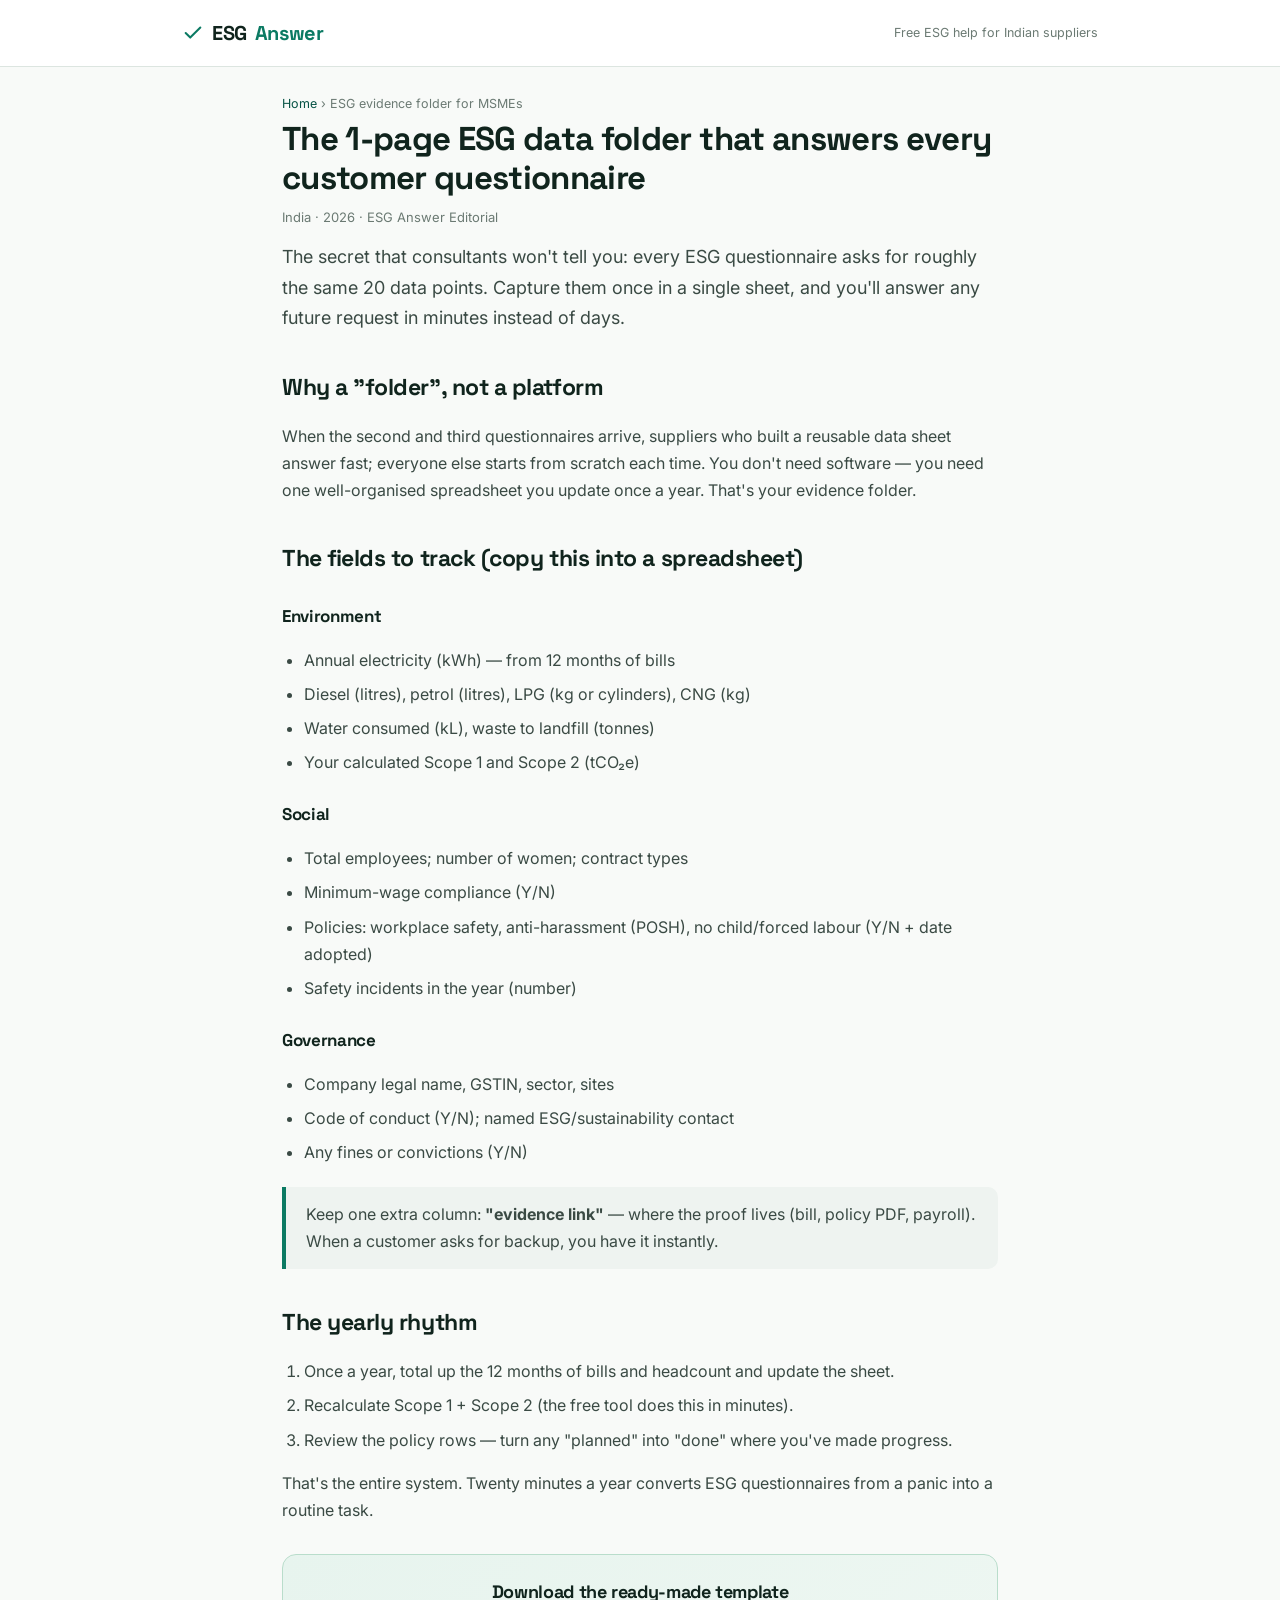
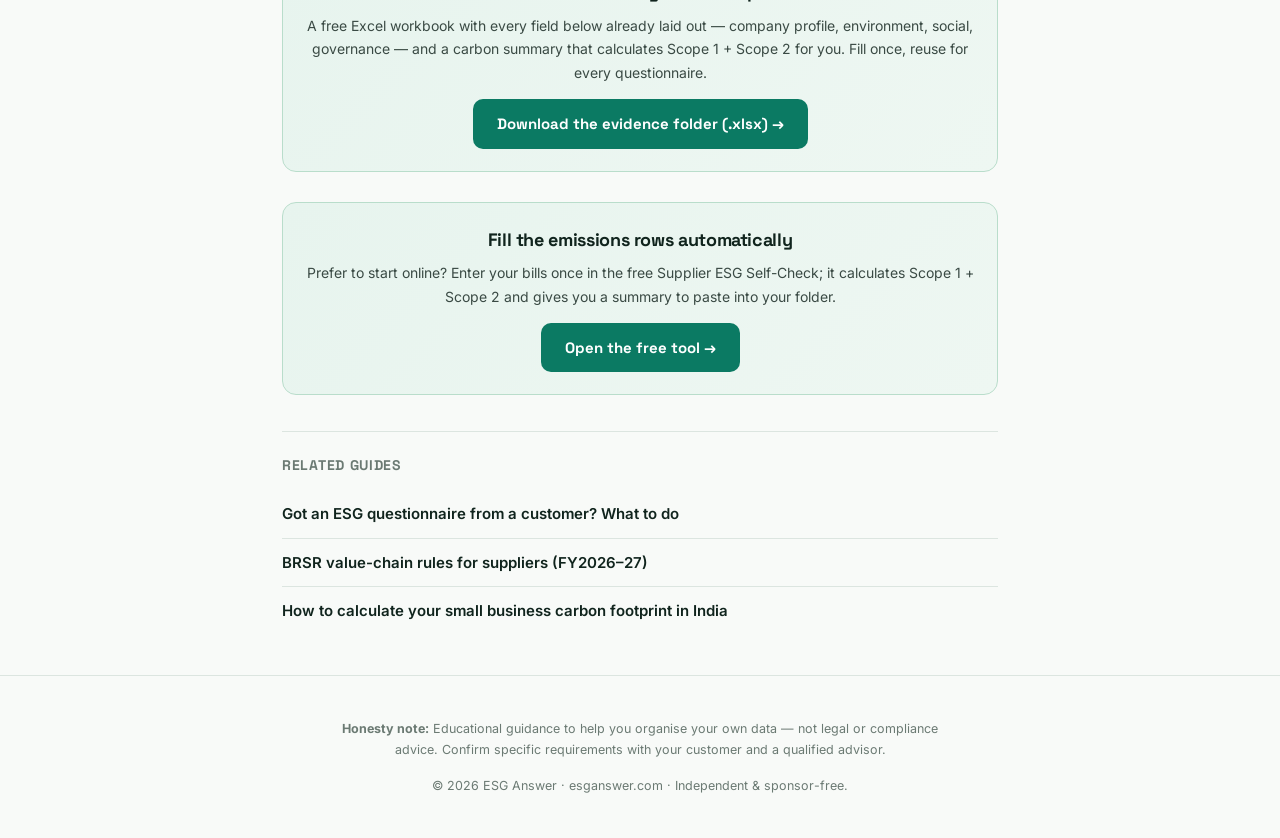
<file: esg-evidence-folder-msme/index.html>
<!DOCTYPE html>
<html lang="en">
<head>
<meta charset="UTF-8"><meta name="viewport" content="width=device-width, initial-scale=1.0">
<title>The 1-Page ESG Data Folder That Answers Every Customer Questionnaire | ESG Answer</title>
<meta name="description" content="The simplest ESG system for an MSME: a single one-page evidence folder of your annual data that lets you answer any customer's ESG or carbon questionnaire in minutes. With the exact fields to track.">
<link rel="canonical" href="https://esganswer.com/esg-evidence-folder-msme/">
<meta property="og:type" content="article">
<meta property="og:title" content="The 1-Page ESG Data Folder for MSMEs">
<meta property="og:url" content="https://esganswer.com/esg-evidence-folder-msme/">
<link rel="preconnect" href="https://fonts.googleapis.com"><link rel="preconnect" href="https://fonts.gstatic.com" crossorigin>
<link href="https://fonts.googleapis.com/css2?family=Inter:wght@400;500;600;700&family=Space+Grotesk:wght@500;600;700&display=swap" rel="stylesheet">
<link rel="icon" href="/favicon.svg" type="image/svg+xml">
<link rel="icon" href="/favicon-32.png" sizes="32x32" type="image/png">
<link rel="apple-touch-icon" href="/apple-touch-icon.png">
<meta name="theme-color" content="#0b7a63">
<meta property="og:image" content="https://esganswer.com/og-image.png">
<meta property="og:image:width" content="1200">
<meta property="og:image:height" content="630">
<meta name="twitter:card" content="summary_large_image">

<link rel="stylesheet" href="/style.css">
<script type="application/ld+json">
{"@context":"https://schema.org","@type":"BreadcrumbList","itemListElement":[{"@type":"ListItem","position":1,"name":"Home","item":"https://esganswer.com/"},{"@type":"ListItem","position":2,"name":"ESG evidence folder for MSMEs","item":"https://esganswer.com/esg-evidence-folder-msme/"}]}
</script>
<script type="application/ld+json">
{"@context":"https://schema.org","@type":"Article","headline":"The 1-Page ESG Data Folder That Answers Every Customer Questionnaire","author":{"@type":"Organization","name":"ESG Answer"},"publisher":{"@type":"Organization","name":"ESG Answer"},"mainEntityOfPage":"https://esganswer.com/esg-evidence-folder-msme/","datePublished":"2026-06-20"}
</script>
</head>
<body>
<header class="site"><div class="wrap"><a href="/" class="brand"><svg width="22" height="22" viewBox="0 0 24 24" fill="none" stroke="currentColor" stroke-width="2.2" stroke-linecap="round" stroke-linejoin="round"><path d="M20 6 9 17l-5-5"/></svg>ESG<span>Answer</span></a><span class="tagline">Free ESG help for Indian suppliers</span></div></header>

<main class="wrap">
<article>
  <div class="bc"><a href="/">Home</a> &rsaquo; ESG evidence folder for MSMEs</div>
  <h1>The 1-page ESG data folder that answers every customer questionnaire</h1>
  <div class="meta">India · 2026 · ESG Answer Editorial</div>

  <p class="lede">The secret that consultants won't tell you: every ESG questionnaire asks for roughly the same 20 data points. Capture them once in a single sheet, and you'll answer any future request in minutes instead of days.</p>

  <h2>Why a "folder", not a platform</h2>
  <p>When the second and third questionnaires arrive, suppliers who built a reusable data sheet answer fast; everyone else starts from scratch each time. You don't need software — you need one well-organised spreadsheet you update once a year. That's your evidence folder.</p>

  <h2>The fields to track (copy this into a spreadsheet)</h2>
  <h3>Environment</h3>
  <ul>
    <li>Annual electricity (kWh) — from 12 months of bills</li>
    <li>Diesel (litres), petrol (litres), LPG (kg or cylinders), CNG (kg)</li>
    <li>Water consumed (kL), waste to landfill (tonnes)</li>
    <li>Your calculated Scope 1 and Scope 2 (tCO₂e)</li>
  </ul>
  <h3>Social</h3>
  <ul>
    <li>Total employees; number of women; contract types</li>
    <li>Minimum-wage compliance (Y/N)</li>
    <li>Policies: workplace safety, anti-harassment (POSH), no child/forced labour (Y/N + date adopted)</li>
    <li>Safety incidents in the year (number)</li>
  </ul>
  <h3>Governance</h3>
  <ul>
    <li>Company legal name, GSTIN, sector, sites</li>
    <li>Code of conduct (Y/N); named ESG/sustainability contact</li>
    <li>Any fines or convictions (Y/N)</li>
  </ul>

  <blockquote>Keep one extra column: <b>"evidence link"</b> — where the proof lives (bill, policy PDF, payroll). When a customer asks for backup, you have it instantly.</blockquote>

  <h2>The yearly rhythm</h2>
  <ol>
    <li>Once a year, total up the 12 months of bills and headcount and update the sheet.</li>
    <li>Recalculate Scope 1 + Scope 2 (the free tool does this in minutes).</li>
    <li>Review the policy rows — turn any "planned" into "done" where you've made progress.</li>
  </ol>
  <p>That's the entire system. Twenty minutes a year converts ESG questionnaires from a panic into a routine task.</p>

  <div class="cta">
    <h3>Download the ready-made template</h3>
    <p>A free Excel workbook with every field below already laid out — company profile, environment, social, governance — and a carbon summary that calculates Scope 1 + Scope 2 for you. Fill once, reuse for every questionnaire.</p>
    <a class="btn" href="/esg-evidence-folder-template.xlsx" download>Download the evidence folder (.xlsx) →</a>
  </div>

  <div class="cta">
    <h3>Fill the emissions rows automatically</h3>
    <p>Prefer to start online? Enter your bills once in the free Supplier ESG Self-Check; it calculates Scope 1 + Scope 2 and gives you a summary to paste into your folder.</p>
    <a class="btn" href="/">Open the free tool →</a>
  </div>

  <div class="related">
    <h3>Related guides</h3>
    <a href="/got-an-esg-questionnaire/">Got an ESG questionnaire from a customer? What to do</a>
    <a href="/brsr-value-chain-suppliers/">BRSR value-chain rules for suppliers (FY2026–27)</a>
    <a href="/calculate-carbon-footprint-small-business-india/">How to calculate your small business carbon footprint in India</a>
  </div>
</article>
</main>

<footer><div class="wrap">
  <p class="method"><b>Honesty note:</b> Educational guidance to help you organise your own data — not legal or compliance advice. Confirm specific requirements with your customer and a qualified advisor.</p>
  <p>© 2026 ESG Answer · esganswer.com · Independent &amp; sponsor-free.</p>
</div></footer>
</body>
</html>
</file>
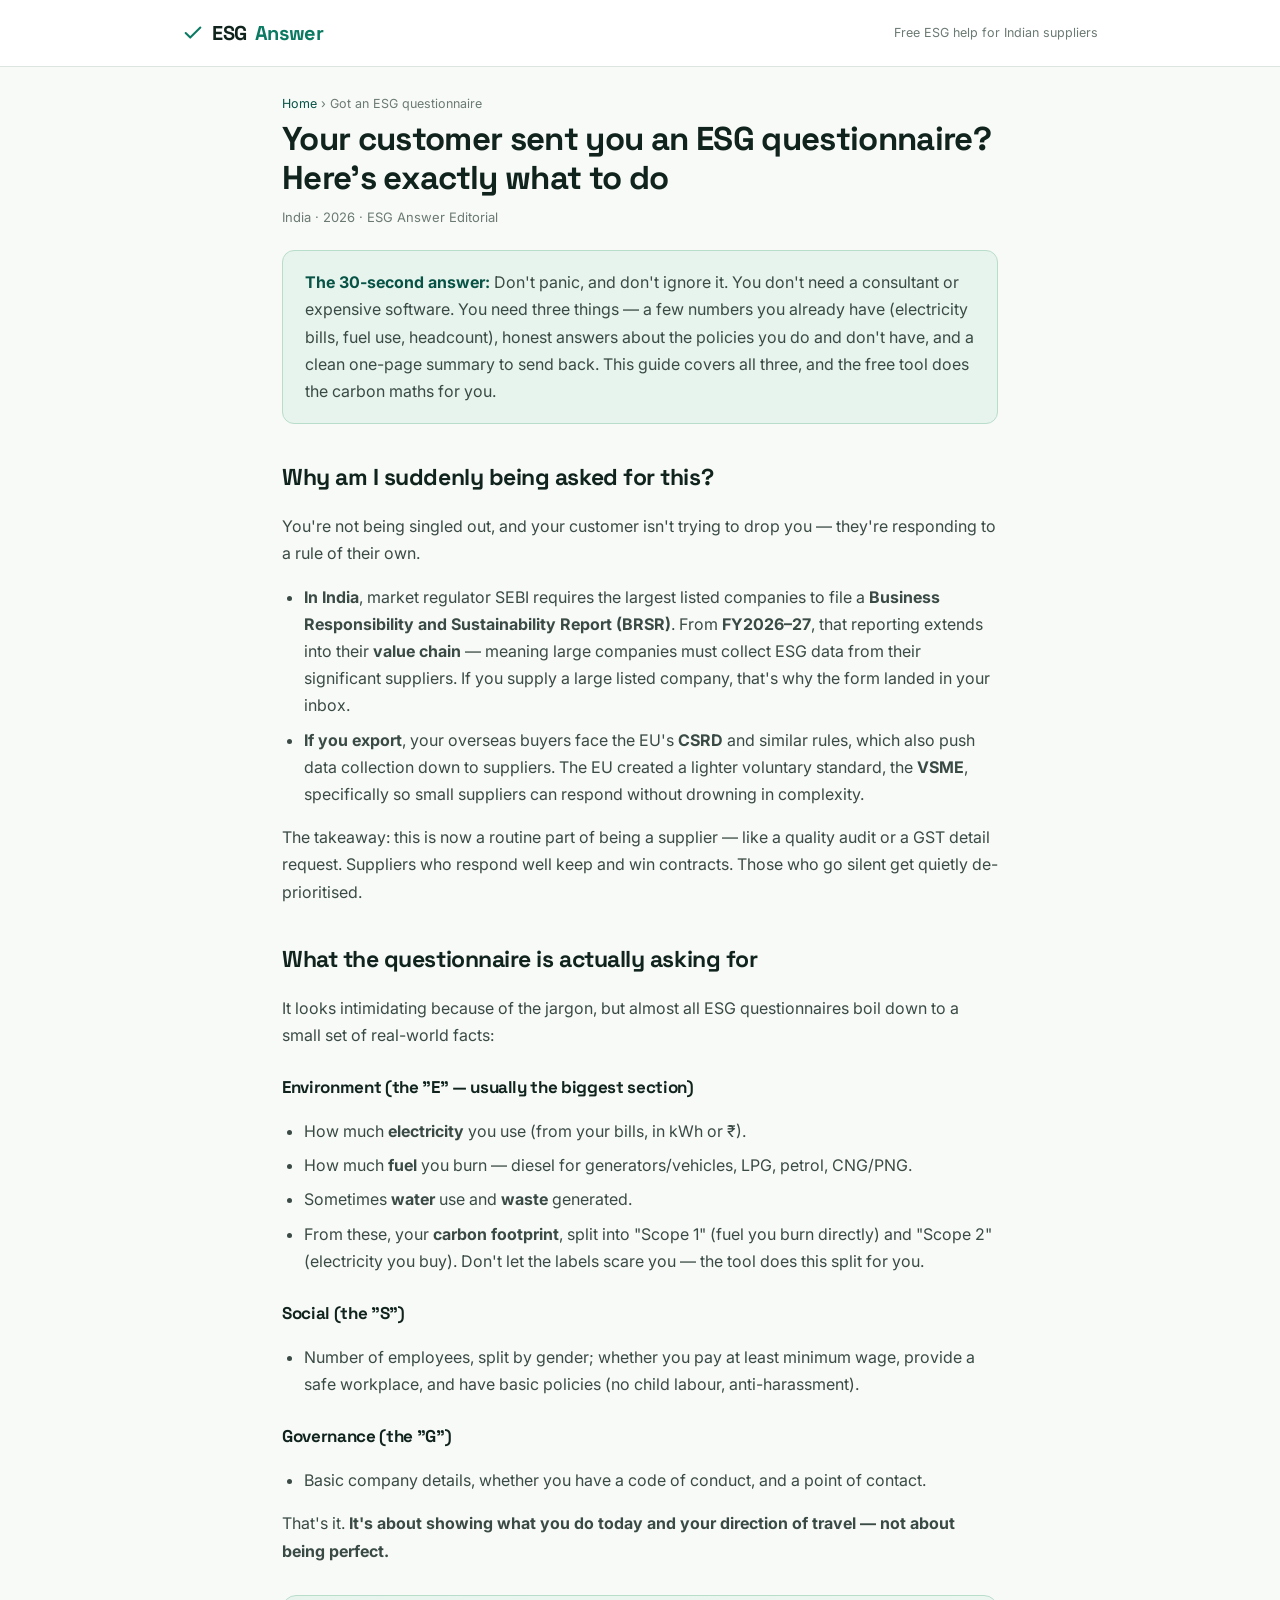
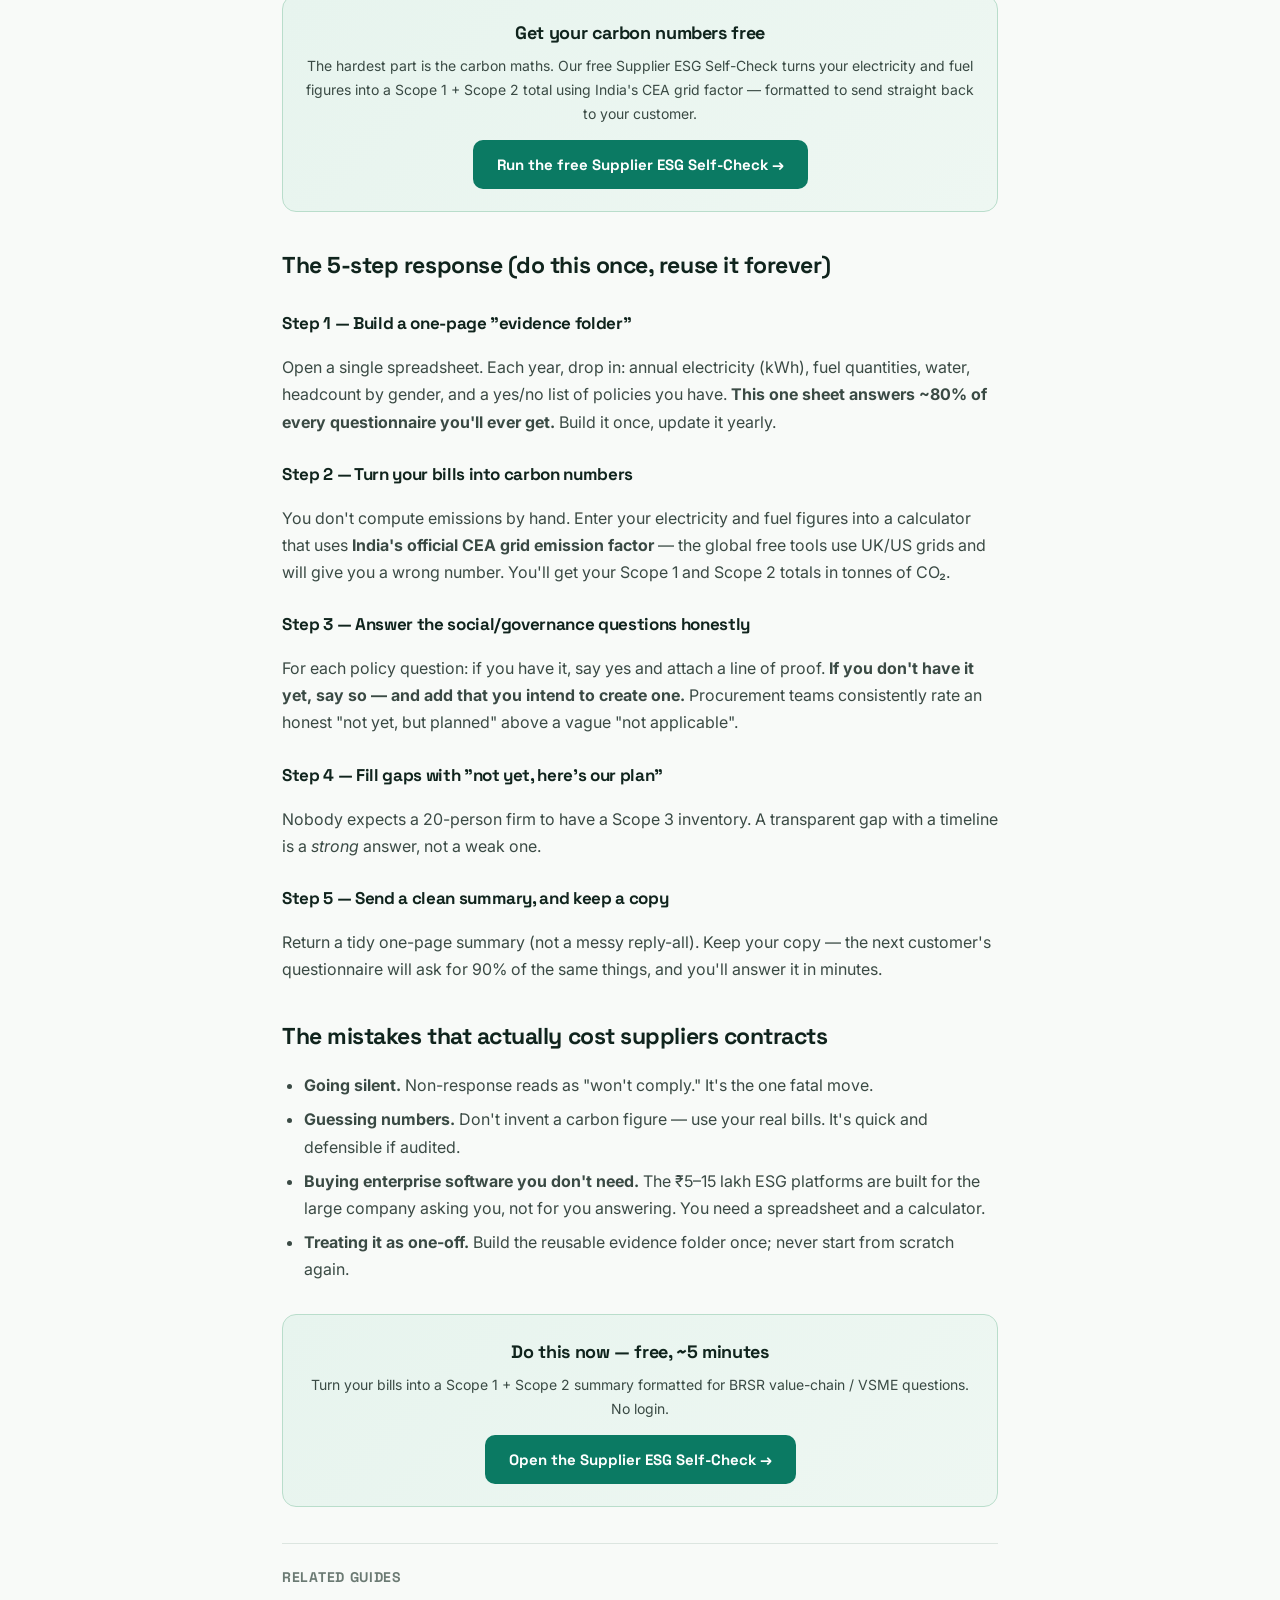
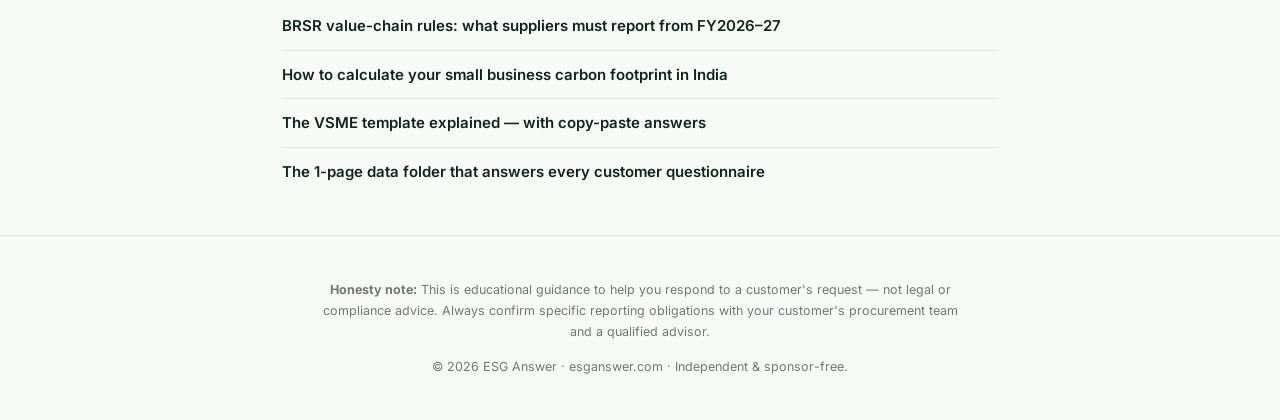
<file: got-an-esg-questionnaire/index.html>
<!DOCTYPE html>
<html lang="en">
<head>
<meta charset="UTF-8"><meta name="viewport" content="width=device-width, initial-scale=1.0">
<title>Got an ESG Questionnaire From a Customer? What to Do (India, 2026) | ESG Answer</title>
<meta name="description" content="A supplier's plain-English guide to responding to a customer's ESG/carbon questionnaire in India — why it happens, what they want, the 5-step response, and a free tool to get your numbers.">
<link rel="canonical" href="https://esganswer.com/got-an-esg-questionnaire/">
<meta property="og:type" content="article">
<meta property="og:title" content="Got an ESG Questionnaire From a Customer? What to Do (2026)">
<meta property="og:url" content="https://esganswer.com/got-an-esg-questionnaire/">
<link rel="preconnect" href="https://fonts.googleapis.com"><link rel="preconnect" href="https://fonts.gstatic.com" crossorigin>
<link href="https://fonts.googleapis.com/css2?family=Inter:wght@400;500;600;700&family=Space+Grotesk:wght@500;600;700&display=swap" rel="stylesheet">
<link rel="icon" href="/favicon.svg" type="image/svg+xml">
<link rel="icon" href="/favicon-32.png" sizes="32x32" type="image/png">
<link rel="apple-touch-icon" href="/apple-touch-icon.png">
<meta name="theme-color" content="#0b7a63">
<meta property="og:image" content="https://esganswer.com/og-image.png">
<meta property="og:image:width" content="1200">
<meta property="og:image:height" content="630">
<meta name="twitter:card" content="summary_large_image">

<link rel="stylesheet" href="/style.css">
<script type="application/ld+json">
{"@context":"https://schema.org","@type":"BreadcrumbList","itemListElement":[{"@type":"ListItem","position":1,"name":"Home","item":"https://esganswer.com/"},{"@type":"ListItem","position":2,"name":"Got an ESG questionnaire","item":"https://esganswer.com/got-an-esg-questionnaire/"}]}
</script>
<script type="application/ld+json">
{"@context":"https://schema.org","@type":"Article","headline":"Your Customer Sent You an ESG Questionnaire? Here's Exactly What to Do (India, 2026)","author":{"@type":"Organization","name":"ESG Answer"},"publisher":{"@type":"Organization","name":"ESG Answer"},"mainEntityOfPage":"https://esganswer.com/got-an-esg-questionnaire/","datePublished":"2026-06-20"}
</script>
</head>
<body>
<header class="site"><div class="wrap"><a href="/" class="brand"><svg width="22" height="22" viewBox="0 0 24 24" fill="none" stroke="currentColor" stroke-width="2.2" stroke-linecap="round" stroke-linejoin="round"><path d="M20 6 9 17l-5-5"/></svg>ESG<span>Answer</span></a><span class="tagline">Free ESG help for Indian suppliers</span></div></header>

<main class="wrap">
<article>
  <div class="bc"><a href="/">Home</a> &rsaquo; Got an ESG questionnaire</div>
  <h1>Your customer sent you an ESG questionnaire? Here's exactly what to do</h1>
  <div class="meta">India · 2026 · ESG Answer Editorial</div>

  <div class="tldr"><b>The 30-second answer:</b> Don't panic, and don't ignore it. You don't need a consultant or expensive software. You need three things — a few numbers you already have (electricity bills, fuel use, headcount), honest answers about the policies you do and don't have, and a clean one-page summary to send back. This guide covers all three, and the free tool does the carbon maths for you.</div>

  <h2>Why am I suddenly being asked for this?</h2>
  <p>You're not being singled out, and your customer isn't trying to drop you — they're responding to a rule of their own.</p>
  <ul>
    <li><b>In India</b>, market regulator SEBI requires the largest listed companies to file a <b>Business Responsibility and Sustainability Report (BRSR)</b>. From <b>FY2026–27</b>, that reporting extends into their <b>value chain</b> — meaning large companies must collect ESG data from their significant suppliers. If you supply a large listed company, that's why the form landed in your inbox.</li>
    <li><b>If you export</b>, your overseas buyers face the EU's <b>CSRD</b> and similar rules, which also push data collection down to suppliers. The EU created a lighter voluntary standard, the <b>VSME</b>, specifically so small suppliers can respond without drowning in complexity.</li>
  </ul>
  <p>The takeaway: this is now a routine part of being a supplier — like a quality audit or a GST detail request. Suppliers who respond well keep and win contracts. Those who go silent get quietly de-prioritised.</p>

  <h2>What the questionnaire is actually asking for</h2>
  <p>It looks intimidating because of the jargon, but almost all ESG questionnaires boil down to a small set of real-world facts:</p>
  <h3>Environment (the "E" — usually the biggest section)</h3>
  <ul>
    <li>How much <b>electricity</b> you use (from your bills, in kWh or ₹).</li>
    <li>How much <b>fuel</b> you burn — diesel for generators/vehicles, LPG, petrol, CNG/PNG.</li>
    <li>Sometimes <b>water</b> use and <b>waste</b> generated.</li>
    <li>From these, your <b>carbon footprint</b>, split into "Scope 1" (fuel you burn directly) and "Scope 2" (electricity you buy). Don't let the labels scare you — the tool does this split for you.</li>
  </ul>
  <h3>Social (the "S")</h3>
  <ul><li>Number of employees, split by gender; whether you pay at least minimum wage, provide a safe workplace, and have basic policies (no child labour, anti-harassment).</li></ul>
  <h3>Governance (the "G")</h3>
  <ul><li>Basic company details, whether you have a code of conduct, and a point of contact.</li></ul>
  <p>That's it. <b>It's about showing what you do today and your direction of travel — not about being perfect.</b></p>

  <div class="cta">
    <h3>Get your carbon numbers free</h3>
    <p>The hardest part is the carbon maths. Our free Supplier ESG Self-Check turns your electricity and fuel figures into a Scope 1 + Scope 2 total using India's CEA grid factor — formatted to send straight back to your customer.</p>
    <a class="btn" href="/">Run the free Supplier ESG Self-Check →</a>
  </div>

  <h2>The 5-step response (do this once, reuse it forever)</h2>
  <h3>Step 1 — Build a one-page "evidence folder"</h3>
  <p>Open a single spreadsheet. Each year, drop in: annual electricity (kWh), fuel quantities, water, headcount by gender, and a yes/no list of policies you have. <b>This one sheet answers ~80% of every questionnaire you'll ever get.</b> Build it once, update it yearly.</p>
  <h3>Step 2 — Turn your bills into carbon numbers</h3>
  <p>You don't compute emissions by hand. Enter your electricity and fuel figures into a calculator that uses <b>India's official CEA grid emission factor</b> — the global free tools use UK/US grids and will give you a wrong number. You'll get your Scope 1 and Scope 2 totals in tonnes of CO₂.</p>
  <h3>Step 3 — Answer the social/governance questions honestly</h3>
  <p>For each policy question: if you have it, say yes and attach a line of proof. <b>If you don't have it yet, say so — and add that you intend to create one.</b> Procurement teams consistently rate an honest "not yet, but planned" above a vague "not applicable".</p>
  <h3>Step 4 — Fill gaps with "not yet, here's our plan"</h3>
  <p>Nobody expects a 20-person firm to have a Scope 3 inventory. A transparent gap with a timeline is a <i>strong</i> answer, not a weak one.</p>
  <h3>Step 5 — Send a clean summary, and keep a copy</h3>
  <p>Return a tidy one-page summary (not a messy reply-all). Keep your copy — the next customer's questionnaire will ask for 90% of the same things, and you'll answer it in minutes.</p>

  <h2>The mistakes that actually cost suppliers contracts</h2>
  <ul>
    <li><b>Going silent.</b> Non-response reads as "won't comply." It's the one fatal move.</li>
    <li><b>Guessing numbers.</b> Don't invent a carbon figure — use your real bills. It's quick and defensible if audited.</li>
    <li><b>Buying enterprise software you don't need.</b> The ₹5–15 lakh ESG platforms are built for the large company asking you, not for you answering. You need a spreadsheet and a calculator.</li>
    <li><b>Treating it as one-off.</b> Build the reusable evidence folder once; never start from scratch again.</li>
  </ul>

  <div class="cta">
    <h3>Do this now — free, ~5 minutes</h3>
    <p>Turn your bills into a Scope 1 + Scope 2 summary formatted for BRSR value-chain / VSME questions. No login.</p>
    <a class="btn" href="/">Open the Supplier ESG Self-Check →</a>
  </div>

  <div class="related">
    <h3>Related guides</h3>
    <a href="/brsr-value-chain-suppliers/">BRSR value-chain rules: what suppliers must report from FY2026–27</a>
    <a href="/calculate-carbon-footprint-small-business-india/">How to calculate your small business carbon footprint in India</a>
    <a href="/vsme-template-explained/">The VSME template explained — with copy-paste answers</a>
    <a href="/esg-evidence-folder-msme/">The 1-page data folder that answers every customer questionnaire</a>
  </div>
</article>
</main>

<footer><div class="wrap">
  <p class="method"><b>Honesty note:</b> This is educational guidance to help you respond to a customer's request — not legal or compliance advice. Always confirm specific reporting obligations with your customer's procurement team and a qualified advisor.</p>
  <p>© 2026 ESG Answer · esganswer.com · Independent &amp; sponsor-free.</p>
</div></footer>
</body>
</html>
</file>
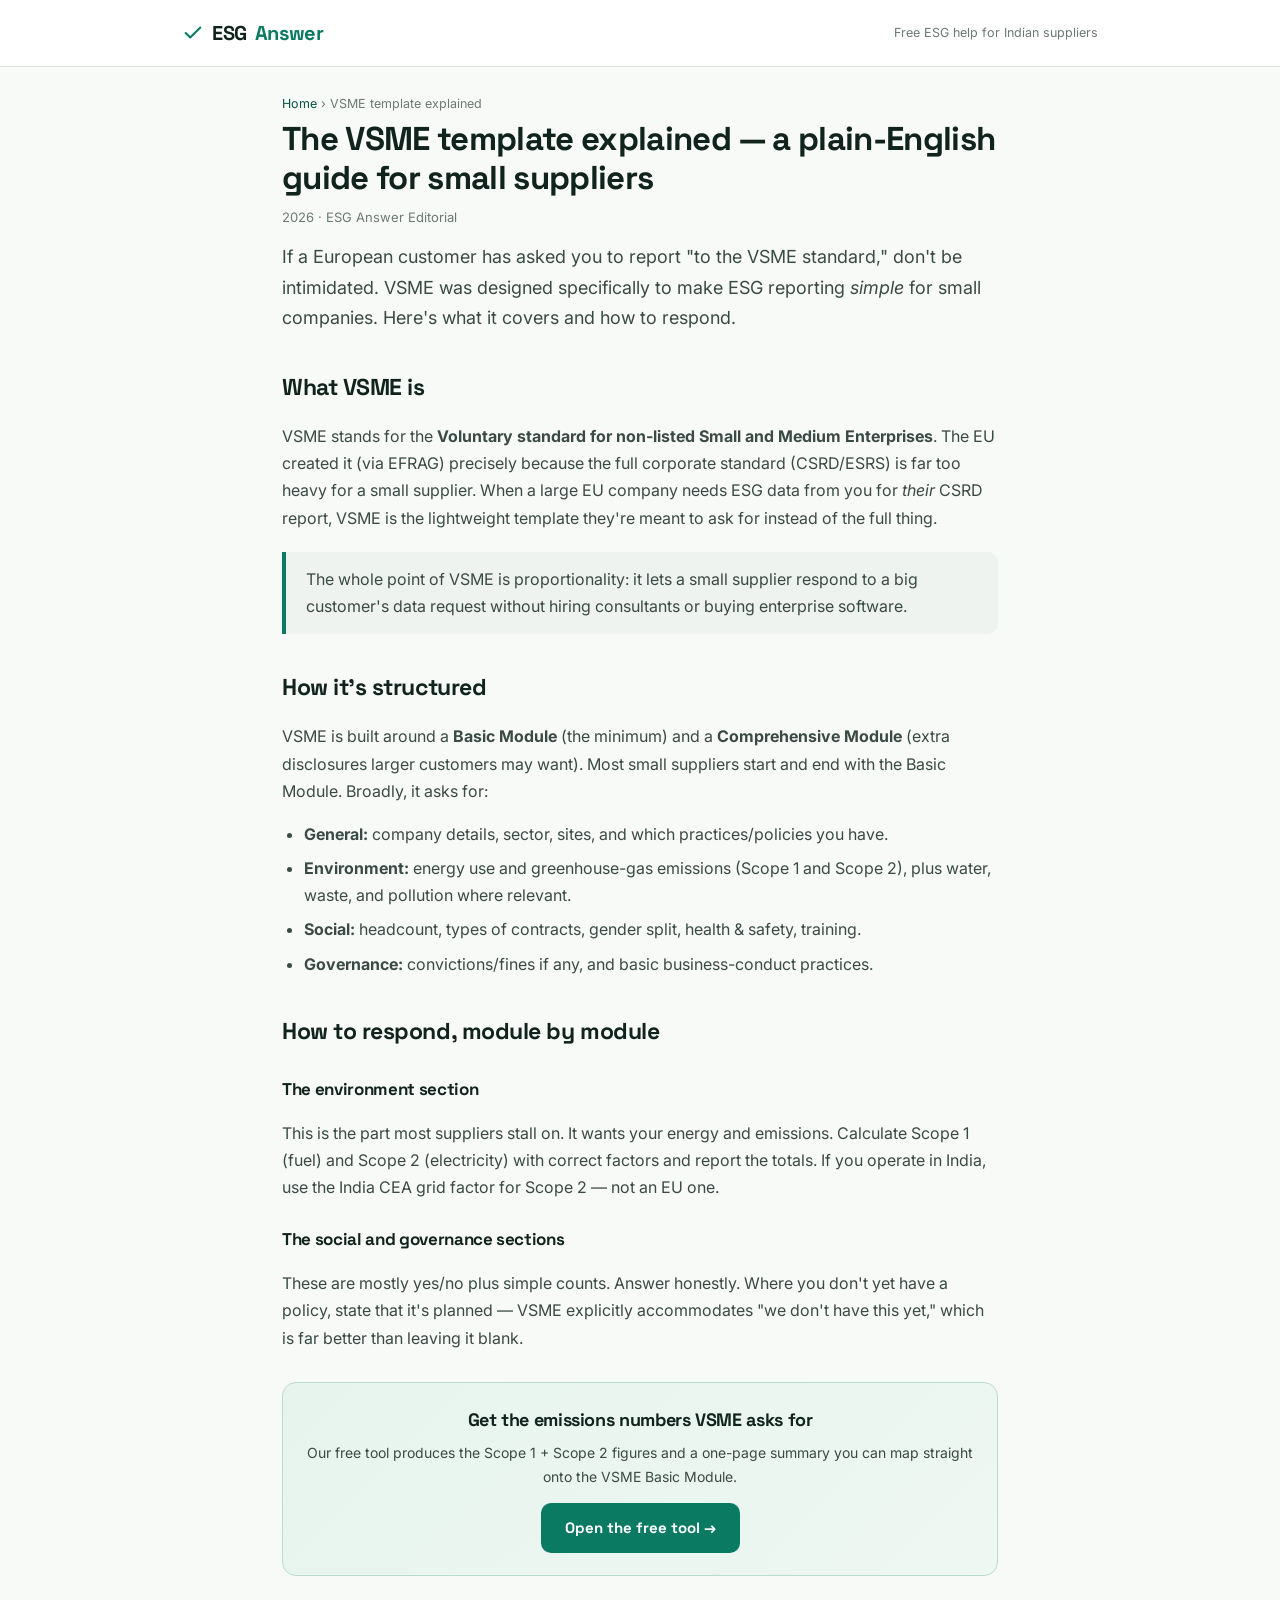
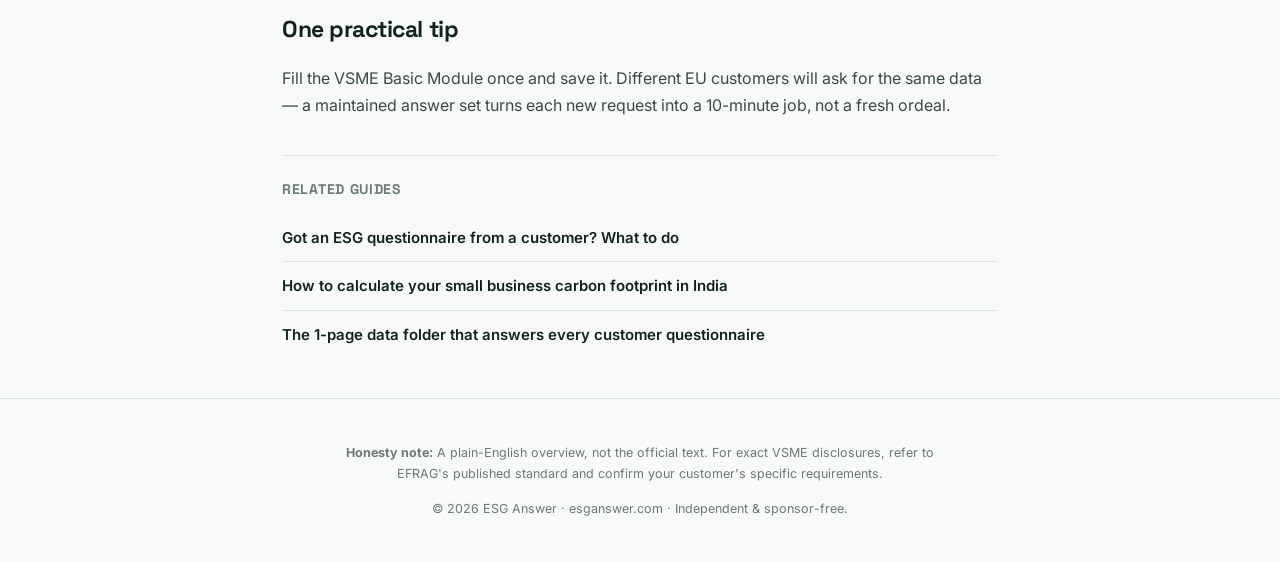
<file: vsme-template-explained/index.html>
<!DOCTYPE html>
<html lang="en">
<head>
<meta charset="UTF-8"><meta name="viewport" content="width=device-width, initial-scale=1.0">
<title>The VSME Template Explained — Plain-English Guide for Small Suppliers (2026) | ESG Answer</title>
<meta name="description" content="What the EU's Voluntary SME standard (VSME) is, why customers ask for it, and how a small supplier can respond to its core modules — with practical, copy-adaptable answers.">
<link rel="canonical" href="https://esganswer.com/vsme-template-explained/">
<meta property="og:type" content="article">
<meta property="og:title" content="The VSME Template Explained for Small Suppliers">
<meta property="og:url" content="https://esganswer.com/vsme-template-explained/">
<link rel="preconnect" href="https://fonts.googleapis.com"><link rel="preconnect" href="https://fonts.gstatic.com" crossorigin>
<link href="https://fonts.googleapis.com/css2?family=Inter:wght@400;500;600;700&family=Space+Grotesk:wght@500;600;700&display=swap" rel="stylesheet">
<link rel="icon" href="/favicon.svg" type="image/svg+xml">
<link rel="icon" href="/favicon-32.png" sizes="32x32" type="image/png">
<link rel="apple-touch-icon" href="/apple-touch-icon.png">
<meta name="theme-color" content="#0b7a63">
<meta property="og:image" content="https://esganswer.com/og-image.png">
<meta property="og:image:width" content="1200">
<meta property="og:image:height" content="630">
<meta name="twitter:card" content="summary_large_image">

<link rel="stylesheet" href="/style.css">
<script type="application/ld+json">
{"@context":"https://schema.org","@type":"BreadcrumbList","itemListElement":[{"@type":"ListItem","position":1,"name":"Home","item":"https://esganswer.com/"},{"@type":"ListItem","position":2,"name":"VSME template explained","item":"https://esganswer.com/vsme-template-explained/"}]}
</script>
<script type="application/ld+json">
{"@context":"https://schema.org","@type":"Article","headline":"The VSME Template Explained — A Plain-English Guide for Small Suppliers","author":{"@type":"Organization","name":"ESG Answer"},"publisher":{"@type":"Organization","name":"ESG Answer"},"mainEntityOfPage":"https://esganswer.com/vsme-template-explained/","datePublished":"2026-06-20"}
</script>
</head>
<body>
<header class="site"><div class="wrap"><a href="/" class="brand"><svg width="22" height="22" viewBox="0 0 24 24" fill="none" stroke="currentColor" stroke-width="2.2" stroke-linecap="round" stroke-linejoin="round"><path d="M20 6 9 17l-5-5"/></svg>ESG<span>Answer</span></a><span class="tagline">Free ESG help for Indian suppliers</span></div></header>

<main class="wrap">
<article>
  <div class="bc"><a href="/">Home</a> &rsaquo; VSME template explained</div>
  <h1>The VSME template explained — a plain-English guide for small suppliers</h1>
  <div class="meta">2026 · ESG Answer Editorial</div>

  <p class="lede">If a European customer has asked you to report "to the VSME standard," don't be intimidated. VSME was designed specifically to make ESG reporting <i>simple</i> for small companies. Here's what it covers and how to respond.</p>

  <h2>What VSME is</h2>
  <p>VSME stands for the <b>Voluntary standard for non-listed Small and Medium Enterprises</b>. The EU created it (via EFRAG) precisely because the full corporate standard (CSRD/ESRS) is far too heavy for a small supplier. When a large EU company needs ESG data from you for <i>their</i> CSRD report, VSME is the lightweight template they're meant to ask for instead of the full thing.</p>
  <blockquote>The whole point of VSME is proportionality: it lets a small supplier respond to a big customer's data request without hiring consultants or buying enterprise software.</blockquote>

  <h2>How it's structured</h2>
  <p>VSME is built around a <b>Basic Module</b> (the minimum) and a <b>Comprehensive Module</b> (extra disclosures larger customers may want). Most small suppliers start and end with the Basic Module. Broadly, it asks for:</p>
  <ul>
    <li><b>General:</b> company details, sector, sites, and which practices/policies you have.</li>
    <li><b>Environment:</b> energy use and greenhouse-gas emissions (Scope 1 and Scope 2), plus water, waste, and pollution where relevant.</li>
    <li><b>Social:</b> headcount, types of contracts, gender split, health &amp; safety, training.</li>
    <li><b>Governance:</b> convictions/fines if any, and basic business-conduct practices.</li>
  </ul>

  <h2>How to respond, module by module</h2>
  <h3>The environment section</h3>
  <p>This is the part most suppliers stall on. It wants your energy and emissions. Calculate Scope 1 (fuel) and Scope 2 (electricity) with correct factors and report the totals. If you operate in India, use the India CEA grid factor for Scope 2 — not an EU one.</p>
  <h3>The social and governance sections</h3>
  <p>These are mostly yes/no plus simple counts. Answer honestly. Where you don't yet have a policy, state that it's planned — VSME explicitly accommodates "we don't have this yet," which is far better than leaving it blank.</p>

  <div class="cta">
    <h3>Get the emissions numbers VSME asks for</h3>
    <p>Our free tool produces the Scope 1 + Scope 2 figures and a one-page summary you can map straight onto the VSME Basic Module.</p>
    <a class="btn" href="/">Open the free tool →</a>
  </div>

  <h2>One practical tip</h2>
  <p>Fill the VSME Basic Module once and save it. Different EU customers will ask for the same data — a maintained answer set turns each new request into a 10-minute job, not a fresh ordeal.</p>

  <div class="related">
    <h3>Related guides</h3>
    <a href="/got-an-esg-questionnaire/">Got an ESG questionnaire from a customer? What to do</a>
    <a href="/calculate-carbon-footprint-small-business-india/">How to calculate your small business carbon footprint in India</a>
    <a href="/esg-evidence-folder-msme/">The 1-page data folder that answers every customer questionnaire</a>
  </div>
</article>
</main>

<footer><div class="wrap">
  <p class="method"><b>Honesty note:</b> A plain-English overview, not the official text. For exact VSME disclosures, refer to EFRAG's published standard and confirm your customer's specific requirements.</p>
  <p>© 2026 ESG Answer · esganswer.com · Independent &amp; sponsor-free.</p>
</div></footer>
</body>
</html>
</file>
<file: style.css>
/* ESG Answer — shared styles for content/article pages */
:root{
  --green:#0b7a63; --green-d:#075345; --ink:#10241d; --body:#3a4a44; --muted:#6b7a73;
  --bg:#f8faf8; --card:#eef3f0; --border:#dce5e0; --green-light:#e7f4ee;
}
*{box-sizing:border-box}
body{margin:0;font-family:'Inter',system-ui,sans-serif;color:var(--body);background:var(--bg);line-height:1.7;-webkit-font-smoothing:antialiased}
h1,h2,h3,h4,.brand{font-family:'Space Grotesk',sans-serif;color:var(--ink);letter-spacing:-0.02em}
a{color:var(--green-d)}
.wrap{max-width:760px;margin:0 auto;padding:0 22px}

header.site{border-bottom:1px solid var(--border);padding:16px 0;position:sticky;top:0;background:rgba(255,255,255,.92);backdrop-filter:blur(8px);z-index:10}
header.site .wrap{max-width:960px;display:flex;align-items:center;justify-content:space-between}
.brand{font-size:20px;font-weight:700;color:var(--ink);text-decoration:none;display:flex;align-items:center;gap:8px}
.brand svg{color:var(--green)}
.brand span{color:var(--green)}
.tagline{font-size:12.5px;color:var(--muted)}

.bc{font-size:12.5px;color:var(--muted);margin:26px 0 6px}
.bc a{color:var(--green-d);text-decoration:none}
article h1{font-size:33px;font-weight:700;line-height:1.18;margin:6px 0 8px}
.meta{font-size:13px;color:var(--muted);margin-bottom:8px}
.lede{font-size:18px;color:var(--body);margin:14px 0 26px}
article h2{font-size:23px;font-weight:700;margin:34px 0 12px}
article h3{font-size:17px;font-weight:700;margin:24px 0 8px;color:var(--ink)}
article p,article li{font-size:16px}
article ul,article ol{padding-left:22px}
article li{margin-bottom:7px}
blockquote{margin:20px 0;padding:14px 20px;background:var(--card);border-left:4px solid var(--green);border-radius:0 10px 10px 0;color:var(--body)}
.tldr{background:var(--green-light);border:1px solid #b9ddcb;border-radius:12px;padding:18px 22px;margin:22px 0}
.tldr b{color:var(--green-d)}

.cta{margin:30px 0;padding:22px;background:linear-gradient(135deg,#e7f4ee,#eef7f2);border:1px solid #b9ddcb;border-radius:14px;text-align:center}
.cta h3{margin:0 0 6px;font-size:18px}
.cta p{margin:0 0 14px;font-size:14px;color:var(--body)}
.cta a.btn{display:inline-block;padding:12px 24px;background:var(--green);color:#fff;border-radius:10px;font-family:'Space Grotesk';font-weight:700;font-size:15px;text-decoration:none}
.cta a.btn:hover{background:var(--green-d)}

.related{margin:36px 0 0;padding-top:22px;border-top:1px solid var(--border)}
.related h3{font-size:14px;text-transform:uppercase;letter-spacing:.05em;color:var(--muted);margin:0 0 12px}
.related a{display:block;padding:11px 0;border-bottom:1px solid var(--border);text-decoration:none;color:var(--ink);font-weight:600;font-size:15px}
.related a:last-child{border-bottom:none}
.related a:hover{color:var(--green-d)}

footer{border-top:1px solid var(--border);padding:30px 0;font-size:12.5px;color:var(--muted);text-align:center;margin-top:40px}
footer .wrap{max-width:680px}
footer .method{line-height:1.7;margin-bottom:14px}

@media(max-width:780px){article h1{font-size:26px}.lede{font-size:16px}}
</file>
